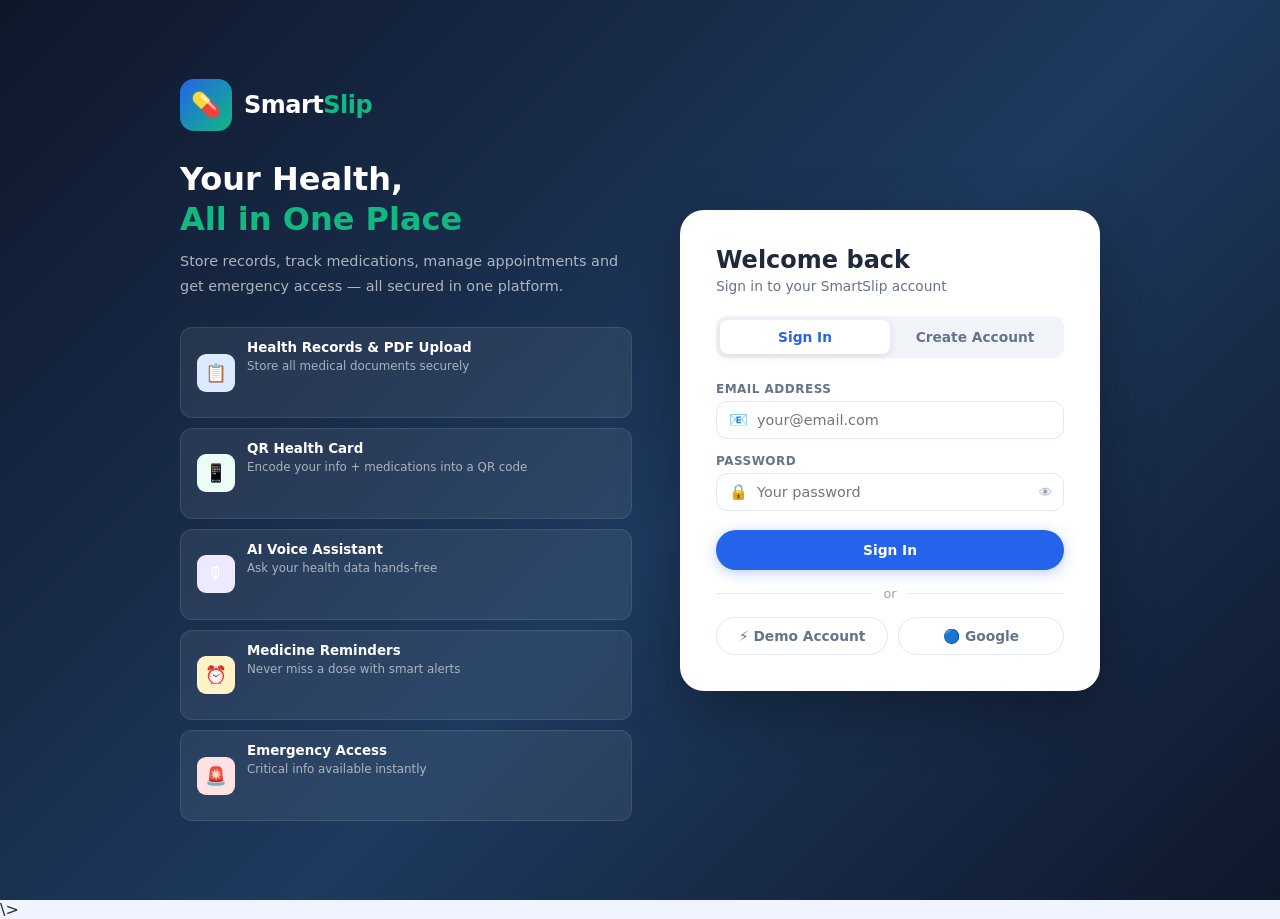
<file: smartslip.html>
<!DOCTYPE html>
<html lang="en">
<head>
<meta charset="UTF-8"/>
<meta name="viewport" content="width=device-width,initial-scale=1.0"/>
<title>SmartSlip - Health Platform</title>
<!-- QR Code generation - inline Reed-Solomon based QR encoder (no CDN needed) -->
<script>
/* ============================================================
   Minimal QR Code generator (supports up to ~200 chars, error correction L)
   Based on the public domain qrcodejs algorithm - no external dependency
   ============================================================ */
var QRCode=(function(){
"use strict";
var QRMode={MODE_NUMBER:1<<0,MODE_ALPHA_NUM:1<<1,MODE_8BIT_BYTE:1<<2,MODE_KANJI:1<<3};
var QRErrorCorrectLevel={L:1,M:0,Q:3,H:2};
var QRMaskPattern={PATTERN000:0,PATTERN001:1,PATTERN010:2,PATTERN011:3,PATTERN100:4,PATTERN101:5,PATTERN110:6,PATTERN111:7};
var QRUtil={PATTERN_POSITION_TABLE:[[],[6,18],[6,22],[6,26],[6,30],[6,34],[6,22,38],[6,24,42],[6,26,46],[6,28,50],[6,30,54],[6,32,58],[6,34,62],[6,26,46,66],[6,26,48,70],[6,26,50,74],[6,30,54,78],[6,30,56,82],[6,30,58,86],[6,34,62,90],[6,28,50,72,94],[6,26,50,74,98],[6,30,54,78,102],[6,28,54,80,106],[6,32,58,84,110],[6,30,58,86,114],[6,34,62,90,118],[6,26,50,74,98,122],[6,30,54,78,102,126],[6,26,52,78,104,130],[6,30,56,82,108,134],[6,34,60,86,112,138],[6,30,58,86,114,142],[6,34,62,90,118,146],[6,30,54,78,102,126,150],[6,24,50,76,102,128,154],[6,28,54,80,106,132,158],[6,32,58,84,110,136,162],[6,26,54,82,110,138,166],[6,30,58,86,114,142,170]],G15:(1<<10)|(1<<8)|(1<<5)|(1<<4)|(1<<2)|(1<<1)|(1<<0),G18:(1<<12)|(1<<11)|(1<<10)|(1<<9)|(1<<8)|(1<<5)|(1<<2)|(1<<0),G15_MASK:(1<<14)|(1<<12)|(1<<10)|(1<<4)|(1<<1),
getBCHTypeInfo:function(data){var d=data<<10;while(QRUtil.getBCHDigit(d)-QRUtil.getBCHDigit(QRUtil.G15)>=0){d^=(QRUtil.G15<<(QRUtil.getBCHDigit(d)-QRUtil.getBCHDigit(QRUtil.G15)));}return((data<<10)|d)^QRUtil.G15_MASK;},
getBCHTypeNumber:function(data){var d=data<<12;while(QRUtil.getBCHDigit(d)-QRUtil.getBCHDigit(QRUtil.G18)>=0){d^=(QRUtil.G18<<(QRUtil.getBCHDigit(d)-QRUtil.getBCHDigit(QRUtil.G18)));}return(data<<12)|d;},
getBCHDigit:function(data){var digit=0;while(data!=0){digit++;data>>>=1;}return digit;},
getPatternPosition:function(typeNumber){return QRUtil.PATTERN_POSITION_TABLE[typeNumber-1];},
getMask:function(maskPattern,i,j){switch(maskPattern){case QRMaskPattern.PATTERN000:return(i+j)%2==0;case QRMaskPattern.PATTERN001:return i%2==0;case QRMaskPattern.PATTERN010:return j%3==0;case QRMaskPattern.PATTERN011:return(i+j)%3==0;case QRMaskPattern.PATTERN100:return(Math.floor(i/2)+Math.floor(j/3))%2==0;case QRMaskPattern.PATTERN101:return(i*j)%2+(i*j)%3==0;case QRMaskPattern.PATTERN110:return((i*j)%2+(i*j)%3)%2==0;case QRMaskPattern.PATTERN111:return((i*j)%3+(i+j)%2)%2==0;default:throw new Error("bad maskPattern:"+maskPattern);}},
getErrorCorrectPolynomial:function(errorCorrectLength){var a=new QRPolynomial([1],0);for(var i=0;i<errorCorrectLength;i++){a=a.multiply(new QRPolynomial([1,QRMath.gexp(i)],0));}return a;},
getLengthInBits:function(mode,type){if(1<=type&&type<10){switch(mode){case QRMode.MODE_NUMBER:return 10;case QRMode.MODE_ALPHA_NUM:return 9;case QRMode.MODE_8BIT_BYTE:return 8;case QRMode.MODE_KANJI:return 8;default:throw new Error("mode:"+mode);}}else if(type<27){switch(mode){case QRMode.MODE_NUMBER:return 12;case QRMode.MODE_ALPHA_NUM:return 11;case QRMode.MODE_8BIT_BYTE:return 16;case QRMode.MODE_KANJI:return 10;default:throw new Error("mode:"+mode);}}else if(type<41){switch(mode){case QRMode.MODE_NUMBER:return 14;case QRMode.MODE_ALPHA_NUM:return 13;case QRMode.MODE_8BIT_BYTE:return 16;case QRMode.MODE_KANJI:return 12;default:throw new Error("mode:"+mode);}}else{throw new Error("type:"+type);}},
getLostPoint:function(qrCode){var moduleCount=qrCode.getModuleCount();var lostPoint=0;for(var row=0;row<moduleCount;row++){for(var col=0;col<moduleCount;col++){var sameCount=0;var dark=qrCode.isDark(row,col);for(var r=-1;r<=1;r++){if(row+r<0||moduleCount<=row+r){continue;}for(var c=-1;c<=1;c++){if(col+c<0||moduleCount<=col+c){continue;}if(r==0&&c==0){continue;}if(dark==qrCode.isDark(row+r,col+c)){sameCount++;}}}if(sameCount>5){lostPoint+=(3+sameCount-5);}}}for(var row=0;row<moduleCount-1;row++){for(var col=0;col<moduleCount-1;col++){var count=0;if(qrCode.isDark(row,col))count++;if(qrCode.isDark(row+1,col))count++;if(qrCode.isDark(row,col+1))count++;if(qrCode.isDark(row+1,col+1))count++;if(count==0||count==4){lostPoint+=3;}}}for(var row=0;row<moduleCount;row++){for(var col=0;col<moduleCount-6;col++){if(qrCode.isDark(row,col)&&!qrCode.isDark(row,col+1)&&qrCode.isDark(row,col+2)&&qrCode.isDark(row,col+3)&&qrCode.isDark(row,col+4)&&!qrCode.isDark(row,col+5)&&qrCode.isDark(row,col+6)){lostPoint+=40;}}}for(var col=0;col<moduleCount;col++){for(var row=0;row<moduleCount-6;row++){if(qrCode.isDark(row,col)&&!qrCode.isDark(row+1,col)&&qrCode.isDark(row+2,col)&&qrCode.isDark(row+3,col)&&qrCode.isDark(row+4,col)&&!qrCode.isDark(row+5,col)&&qrCode.isDark(row+6,col)){lostPoint+=40;}}}var darkCount=0;for(var col=0;col<moduleCount;col++){for(var row=0;row<moduleCount;row++){if(qrCode.isDark(row,col)){darkCount++;}}}var ratio=Math.abs(100*darkCount/moduleCount/moduleCount-50)/5;lostPoint+=ratio*10;return lostPoint;}};
var QRMath={glog:function(n){if(n<1){throw new Error("glog("+n+")");}return QRMath.LOG_TABLE[n];},gexp:function(n){while(n<0){n+=255;}while(n>=256){n-=255;}return QRMath.EXP_TABLE[n];},EXP_TABLE:new Array(256),LOG_TABLE:new Array(256)};
for(var i=0;i<8;i++){QRMath.EXP_TABLE[i]=1<<i;}
for(var i=8;i<256;i++){QRMath.EXP_TABLE[i]=QRMath.EXP_TABLE[i-4]^QRMath.EXP_TABLE[i-5]^QRMath.EXP_TABLE[i-6]^QRMath.EXP_TABLE[i-8];}
for(var i=0;i<255;i++){QRMath.LOG_TABLE[QRMath.EXP_TABLE[i]]=i;}
function QRPolynomial(num,shift){if(num.length==undefined){throw new Error(num.length+"/"+shift);}var offset=0;while(offset<num.length&&num[offset]==0){offset++;}this.num=new Array(num.length-offset+shift);for(var i=0;i<num.length-offset;i++){this.num[i]=num[i+offset];}}
QRPolynomial.prototype={get:function(index){return this.num[index];},getLength:function(){return this.num.length;},multiply:function(e){var num=new Array(this.getLength()+e.getLength()-1);for(var i=0;i<this.getLength();i++){for(var j=0;j<e.getLength();j++){num[i+j]^=QRMath.gexp(QRMath.glog(this.get(i))+QRMath.glog(e.get(j)));}}return new QRPolynomial(num,0);},mod:function(e){if(this.getLength()-e.getLength()<0){return this;}var ratio=QRMath.glog(this.get(0))-QRMath.glog(e.get(0));var num=new Array(this.getLength());for(var i=0;i<this.getLength();i++){num[i]=this.get(i);}for(var i=0;i<e.getLength();i++){num[i]^=QRMath.gexp(QRMath.glog(e.get(i))+ratio);}return new QRPolynomial(num,0).mod(e);}};
function QRRSBlock(totalCount,dataCount){this.totalCount=totalCount;this.dataCount=dataCount;}
QRRSBlock.RS_BLOCK_TABLE=[[1,26,19],[1,26,16],[1,26,13],[1,26,9],[1,44,34],[1,44,28],[1,44,22],[1,44,16],[1,70,55],[1,70,44],[2,35,17],[2,35,13],[1,100,80],[2,50,32],[2,50,24],[4,25,9],[1,134,108],[2,67,43],[2,33,15,2,34,16],[2,33,11,2,34,12],[2,86,68],[4,43,27],[4,43,19],[4,43,15],[2,98,78],[4,49,31],[2,32,14,4,33,15],[4,39,13,1,40,14],[2,121,97],[2,60,38,2,61,39],[4,40,18,2,41,19],[4,40,14,2,41,15],[2,146,116],[3,58,36,2,59,37],[4,36,16,4,37,17],[4,36,12,4,37,13],[2,86,68,2,87,69],[4,69,43,1,70,44],[6,43,19,2,44,20],[6,43,15,2,44,16],[4,101,81],[1,80,50,4,81,51],[4,50,22,4,51,23],[3,36,12,8,37,13],[2,116,92,2,117,93],[6,58,36,2,59,37],[4,46,20,6,47,21],[7,42,14,4,43,15],[4,133,107],[8,59,37,1,60,38],[8,44,20,4,45,21],[12,33,11,4,34,12],[3,145,115,1,146,116],[4,64,40,5,65,41],[11,36,16,5,37,17],[11,36,12,5,37,13],[5,109,87,1,110,88],[5,65,41,5,66,42],[5,54,24,7,55,25],[11,36,12],[5,122,98,1,123,99],[7,73,45,3,74,46],[15,43,19,2,44,20],[3,45,15,13,46,16],[1,135,107,5,136,108],[10,74,46,1,75,47],[1,50,22,15,51,23],[2,42,14,17,43,15],[5,150,120,1,151,121],[9,69,43,4,70,44],[17,50,22,1,51,23],[2,42,14,19,43,15],[3,141,113,4,142,114],[3,70,44,11,71,45],[17,47,21,4,48,22],[9,39,13,16,40,14],[3,135,107,5,136,108],[3,67,41,13,68,42],[15,54,24,5,55,25],[15,43,15,10,44,16],[4,144,116,4,145,117],[17,68,42],[17,50,22,6,51,23],[19,46,16,6,47,17],[2,139,111,7,140,112],[17,74,46],[7,54,24,16,55,25],[34,37,13],[4,151,121,5,152,122],[4,75,47,14,76,48],[11,54,24,14,55,25],[16,45,15,14,46,16],[6,147,117,4,148,118],[6,73,45,14,74,46],[11,54,24,16,55,25],[30,46,16,2,47,17],[8,132,106,4,133,107],[8,75,47,13,76,48],[7,54,24,22,55,25],[22,45,15,13,46,16],[10,142,114,2,143,115],[19,74,46,4,75,47],[28,50,22,6,51,23],[33,46,16,4,47,17],[8,152,122,4,153,123],[22,73,45,3,74,46],[8,53,23,26,54,24],[12,45,15,28,46,16],[3,147,117,10,148,118],[3,73,45,23,74,46],[4,54,24,31,55,25],[11,45,15,31,46,16],[7,146,116,7,147,117],[21,73,45,7,74,46],[1,53,23,37,54,24],[19,45,15,26,46,16],[5,145,115,10,146,116],[19,75,47,10,76,48],[15,54,24,25,55,25],[23,45,15,25,46,16],[13,145,115,3,146,116],[2,74,46,29,75,47],[42,54,24,1,55,25],[23,45,15,28,46,16],[17,145,115],[10,74,46,23,75,47],[10,54,24,35,55,25],[19,45,15,35,46,16],[17,145,115,1,146,116],[14,74,46,21,75,47],[29,54,24,19,55,25],[11,45,15,46,46,16],[13,145,115,6,146,116],[14,74,46,23,75,47],[44,54,24,7,55,25],[59,46,16,1,47,17],[12,151,121,7,152,122],[12,75,47,26,76,48],[39,54,24,14,55,25],[22,45,15,41,46,16],[6,151,121,14,152,122],[6,75,47,34,76,48],[46,54,24,10,55,25],[2,45,15,64,46,16],[17,152,122,4,153,123],[29,74,46,14,75,47],[49,54,24,10,55,25],[24,45,15,46,46,16],[4,152,122,18,153,123],[13,74,46,32,75,47],[48,54,24,14,55,25],[42,45,15,32,46,16],[20,147,117,4,148,118],[40,75,47,7,76,48],[43,54,24,22,55,25],[10,45,15,67,46,16],[19,148,118,6,149,119],[18,75,47,31,76,48],[34,54,24,34,55,25],[20,45,15,61,46,16]];
QRRSBlock.getRSBlocks=function(typeNumber,errorCorrectLevel){var rsBlock=QRRSBlock.getRsBlockTable(typeNumber,errorCorrectLevel);if(rsBlock==undefined){throw new Error("bad rs block @ typeNumber:"+typeNumber+"/errorCorrectLevel:"+errorCorrectLevel);}var length=rsBlock.length/3;var list=[];for(var i=0;i<length;i++){var count=rsBlock[i*3+0];var totalCount=rsBlock[i*3+1];var dataCount=rsBlock[i*3+2];for(var j=0;j<count;j++){list.push(new QRRSBlock(totalCount,dataCount));}}return list;};
QRRSBlock.getRsBlockTable=function(typeNumber,errorCorrectLevel){switch(errorCorrectLevel){case QRErrorCorrectLevel.L:return QRRSBlock.RS_BLOCK_TABLE[(typeNumber-1)*4+0];case QRErrorCorrectLevel.M:return QRRSBlock.RS_BLOCK_TABLE[(typeNumber-1)*4+1];case QRErrorCorrectLevel.Q:return QRRSBlock.RS_BLOCK_TABLE[(typeNumber-1)*4+2];case QRErrorCorrectLevel.H:return QRRSBlock.RS_BLOCK_TABLE[(typeNumber-1)*4+3];default:return undefined;}};
function QRBitBuffer(){this.buffer=[];this.length=0;}
QRBitBuffer.prototype={get:function(index){var bufIndex=Math.floor(index/8);return((this.buffer[bufIndex]>>>(7-index%8))&1)==1;},put:function(num,length){for(var i=0;i<length;i++){this.putBit(((num>>>(length-i-1))&1)==1);}},getLengthInBits:function(){return this.length;},putBit:function(bit){var bufIndex=Math.floor(this.length/8);if(this.buffer.length<=bufIndex){this.buffer.push(0);}if(bit){this.buffer[bufIndex]|=(0x80>>>(this.length%8));}this.length++;}};
var createQRCode=function(typeNumber,errorCorrectLevel){var PAD0=0xEC,PAD1=0x11;var _typeNumber=typeNumber;var _errorCorrectLevel=errorCorrectLevel;var _modules=null;var _moduleCount=0;var _dataCache=null;var _dataList=[];function makeImpl(test,maskPattern){_moduleCount=_typeNumber*4+17;_modules=function(moduleCount){var modules=new Array(moduleCount);for(var row=0;row<moduleCount;row++){modules[row]=new Array(moduleCount);for(var col=0;col<moduleCount;col++){modules[row][col]=null;}}return modules;}(_moduleCount);setupPositionProbePattern(0,0);setupPositionProbePattern(_moduleCount-7,0);setupPositionProbePattern(0,_moduleCount-7);setupPositionAdjustPattern();setupTimingPattern();setupTypeInfo(test,maskPattern);if(_typeNumber>=7){setupTypeNumber(test);}if(_dataCache==null){_dataCache=createData(_typeNumber,_errorCorrectLevel,_dataList);}mapData(_dataCache,maskPattern);}
function setupPositionProbePattern(row,col){for(var r=-1;r<=7;r++){if(row+r<=-1||_moduleCount<=row+r)continue;for(var c=-1;c<=7;c++){if(col+c<=-1||_moduleCount<=col+c)continue;if((0<=r&&r<=6&&(c==0||c==6))||(0<=c&&c<=6&&(r==0||r==6))||(2<=r&&r<=4&&2<=c&&c<=4)){_modules[row+r][col+c]=true;}else{_modules[row+r][col+c]=false;}}}}
function getBestMaskPattern(){var minLostPoint=0;var pattern=0;for(var i=0;i<8;i++){makeImpl(true,i);var lostPoint=QRUtil.getLostPoint(_self);if(i==0||minLostPoint>lostPoint){minLostPoint=lostPoint;pattern=i;}}return pattern;}
function setupTimingPattern(){for(var r=8;r<_moduleCount-8;r++){if(_modules[r][6]!=null)continue;_modules[r][6]=(r%2==0);}for(var c=8;c<_moduleCount-8;c++){if(_modules[6][c]!=null)continue;_modules[6][c]=(c%2==0);}}
function setupPositionAdjustPattern(){var pos=QRUtil.getPatternPosition(_typeNumber);for(var i=0;i<pos.length;i++){for(var j=0;j<pos.length;j++){var row=pos[i];var col=pos[j];if(_modules[row][col]!=null)continue;for(var r=-2;r<=2;r++){for(var c=-2;c<=2;c++){if(r==-2||r==2||c==-2||c==2||(r==0&&c==0)){_modules[row+r][col+c]=true;}else{_modules[row+r][col+c]=false;}}}}}}
function setupTypeNumber(test){var bits=QRUtil.getBCHTypeNumber(_typeNumber);for(var i=0;i<18;i++){var mod=(!test&&((bits>>i)&1)==1);_modules[Math.floor(i/3)][i%3+_moduleCount-8-3]=mod;}for(var i=0;i<18;i++){var mod=(!test&&((bits>>i)&1)==1);_modules[i%3+_moduleCount-8-3][Math.floor(i/3)]=mod;}}
function setupTypeInfo(test,maskPattern){var data=(_errorCorrectLevel<<3)|maskPattern;var bits=QRUtil.getBCHTypeInfo(data);for(var i=0;i<15;i++){var mod=(!test&&((bits>>i)&1)==1);if(i<6){_modules[i][8]=mod;}else if(i<8){_modules[i+1][8]=mod;}else{_modules[_moduleCount-15+i][8]=mod;}}for(var i=0;i<15;i++){var mod=(!test&&((bits>>i)&1)==1);if(i<8){_modules[8][_moduleCount-i-1]=mod;}else if(i<9){_modules[8][15-i-1+1]=mod;}else{_modules[8][15-i-1]=mod;}}_modules[_moduleCount-8][8]=(!test);}
function mapData(data,maskPattern){var inc=-1;var row=_moduleCount-1;var bitIndex=7;var byteIndex=0;for(var col=_moduleCount-1;col>0;col-=2){if(col==6)col--;while(true){for(var c=0;c<2;c++){if(_modules[row][col-c]==null){var dark=false;if(byteIndex<data.length){dark=(((data[byteIndex]>>>bitIndex)&1)==1);}var mask=QRUtil.getMask(maskPattern,row,col-c);if(mask){dark=!dark;}_modules[row][col-c]=dark;bitIndex--;if(bitIndex==-1){byteIndex++;bitIndex=7;}}}row+=inc;if(row<0||_moduleCount<=row){row-=inc;inc=-inc;break;}}}return _modules;}
function createBytes(buffer,rsBlocks){var offset=0;var maxDcCount=0;var maxEcCount=0;var dcdata=new Array(rsBlocks.length);var ecdata=new Array(rsBlocks.length);for(var r=0;r<rsBlocks.length;r++){var dcCount=rsBlocks[r].dataCount;var ecCount=rsBlocks[r].totalCount-dcCount;maxDcCount=Math.max(maxDcCount,dcCount);maxEcCount=Math.max(maxEcCount,ecCount);dcdata[r]=new Array(dcCount);for(var i=0;i<dcdata[r].length;i++){dcdata[r][i]=0xff&buffer.buffer[i+offset];}offset+=dcCount;var rsPoly=QRUtil.getErrorCorrectPolynomial(ecCount);var rawPoly=new QRPolynomial(dcdata[r],rsPoly.getLength()-1);var modPoly=rawPoly.mod(rsPoly);ecdata[r]=new Array(rsPoly.getLength()-1);for(var i=0;i<ecdata[r].length;i++){var modIndex=i+modPoly.getLength()-ecdata[r].length;ecdata[r][i]=(modIndex>=0)?modPoly.get(modIndex):0;}}var totalCodeCount=0;for(var i=0;i<rsBlocks.length;i++){totalCodeCount+=rsBlocks[i].totalCount;}var data=new Array(totalCodeCount);var index=0;for(var i=0;i<maxDcCount;i++){for(var r=0;r<rsBlocks.length;r++){if(i<dcdata[r].length){data[index++]=dcdata[r][i];}}}for(var i=0;i<maxEcCount;i++){for(var r=0;r<rsBlocks.length;r++){if(i<ecdata[r].length){data[index++]=ecdata[r][i];}}}return data;}
function createData(typeNumber,errorCorrectLevel,dataList){var rsBlocks=QRRSBlock.getRSBlocks(typeNumber,errorCorrectLevel);var buffer=new QRBitBuffer();for(var i=0;i<dataList.length;i++){var data=dataList[i];buffer.put(data.getMode(),4);buffer.put(data.getLength(),QRUtil.getLengthInBits(data.getMode(),typeNumber));data.write(buffer);}var totalDataCount=0;for(var i=0;i<rsBlocks.length;i++){totalDataCount+=rsBlocks[i].dataCount;}if(buffer.getLengthInBits()>totalDataCount*8){throw new Error("code length overflow. ("+buffer.getLengthInBits()+">"+totalDataCount*8+")");}if(buffer.getLengthInBits()+4<=totalDataCount*8){buffer.put(0,4);}while(buffer.getLengthInBits()%8!=0){buffer.putBit(false);}while(true){if(buffer.getLengthInBits()>=totalDataCount*8)break;buffer.put(PAD0,8);if(buffer.getLengthInBits()>=totalDataCount*8)break;buffer.put(PAD1,8);}return createBytes(buffer,rsBlocks);}
var _self={addData:function(data){var newData=new QR8bitByte(data);_dataList.push(newData);_dataCache=null;},isDark:function(row,col){if(row<0||_moduleCount<=row||col<0||_moduleCount<=col){throw new Error(row+","+col);}return _modules[row][col];},getModuleCount:function(){return _moduleCount;},make:function(){makeImpl(false,getBestMaskPattern());},makeImage:function(cellSize,margin){var cs=cellSize||2;var mg=margin!=undefined?margin:cs*4;var size=_moduleCount*cs+mg*2;var canvas=document.createElement('canvas');canvas.width=size;canvas.height=size;var ctx=canvas.getContext('2d');ctx.fillStyle='#ffffff';ctx.fillRect(0,0,size,size);ctx.fillStyle='#000000';for(var row=0;row<_moduleCount;row++){for(var col=0;col<_moduleCount;col++){if(_self.isDark(row,col)){ctx.fillRect(col*cs+mg,row*cs+mg,cs,cs);}}}return canvas;}};
return _self;};
function QR8bitByte(data){this._data=data;this._bytes=[];for(var i=0;i<data.length;i++){var b=data.charCodeAt(i);if(b>0x7F&&b<=0x7FF){this._bytes.push(0xC0|(b>>6));this._bytes.push(0x80|(b&0x3F));}else if(b>0x7FF&&b<=0xFFFF){this._bytes.push(0xE0|(b>>12));this._bytes.push(0x80|((b>>6)&0x3F));this._bytes.push(0x80|(b&0x3F));}else{this._bytes.push(b);}}}
QR8bitByte.prototype={getMode:function(){return QRMode.MODE_8BIT_BYTE;},getLength:function(){return this._bytes.length;},write:function(buffer){for(var i=0;i<this._bytes.length;i++){buffer.put(this._bytes[i],8);}}};
/* Determine best type number for the data length */
function getTypeNumber(data,ecl){var bytes=new QR8bitByte(data);var len=bytes.getLength();for(var t=1;t<=40;t++){var cap=QRRSBlock.getRSBlocks(t,ecl).reduce(function(a,b){return a+b.dataCount;},0);if(cap*8>=len*8+4+QRUtil.getLengthInBits(QRMode.MODE_8BIT_BYTE,t))return t;}return 40;}
/* Public API - compatible with qrcodejs: QRCode.toCanvas(canvas, text, opts, cb) */
return {toCanvas:function(canvas,text,opts,callback){try{var ecl=QRErrorCorrectLevel.M;if(opts&&opts.errorCorrectionLevel){var lvl={'L':QRErrorCorrectLevel.L,'M':QRErrorCorrectLevel.M,'Q':QRErrorCorrectLevel.Q,'H':QRErrorCorrectLevel.H};ecl=lvl[opts.errorCorrectionLevel]||QRErrorCorrectLevel.M;}var size=opts&&opts.width?opts.width:200;var margin=opts&&opts.margin!=undefined?opts.margin:4;var typeNum=getTypeNumber(text,ecl);var qr=createQRCode(typeNum,ecl);qr.addData(text);qr.make();var cellSize=Math.floor((size-margin*2)/qr.getModuleCount());var mc=qr.getModuleCount();var actualSize=mc*cellSize+margin*2;var cvs=canvas||document.createElement('canvas');cvs.width=actualSize;cvs.height=actualSize;var ctx=cvs.getContext('2d');var dark=(opts&&opts.color&&opts.color.dark)||'#000000';var light=(opts&&opts.color&&opts.color.light)||'#ffffff';ctx.fillStyle=light;ctx.fillRect(0,0,actualSize,actualSize);ctx.fillStyle=dark;for(var r=0;r<mc;r++){for(var c=0;c<mc;c++){if(qr.isDark(r,c)){ctx.fillRect(c*cellSize+margin,r*cellSize+margin,cellSize,cellSize);}}}if(callback)callback(null,cvs);}catch(e){if(callback)callback(e,null);else console.error('QR error:',e);}}};
})();
</script>
<style>
/* ===== RESET ===== */
*{margin:0;padding:0;box-sizing:border-box;}
html{scroll-behavior:smooth;}
body{font-family:'Segoe UI',system-ui,sans-serif;background:#f0f4ff;color:#1e293b;min-height:100vh;}
::-webkit-scrollbar{width:5px;}
::-webkit-scrollbar-thumb{background:#cbd5e1;border-radius:10px;}
input,select,textarea,button{font-family:inherit;}
.hidden{display:none!important;}

/* ===== AUTH PAGE ===== */
#authPage{
  min-height:100vh;display:flex;align-items:center;justify-content:center;
  background:linear-gradient(135deg,#0f172a 0%,#1e3a5f 55%,#0f172a 100%);
  padding:20px;
}
.auth-wrap{display:flex;width:100%;max-width:920px;gap:48px;align-items:center;}
.auth-left{flex:1;color:white;}
.auth-left .logo{display:flex;align-items:center;gap:12px;margin-bottom:28px;}
.auth-left .logo-icon{width:52px;height:52px;background:linear-gradient(135deg,#2563eb,#10b981);border-radius:14px;display:flex;align-items:center;justify-content:center;font-size:1.5rem;}
.auth-left .logo-text{font-size:1.5rem;font-weight:900;letter-spacing:-0.5px;}
.auth-left .logo-text span{color:#10b981;}
.auth-left h2{font-size:2rem;font-weight:900;line-height:1.25;margin-bottom:10px;}
.auth-left h2 span{color:#10b981;}
.auth-left p{opacity:.65;line-height:1.75;font-size:.9rem;margin-bottom:28px;}
.feat-list{display:flex;flex-direction:column;gap:10px;}
.feat-item{display:flex;align-items:center;gap:12px;background:rgba(255,255,255,.07);border:1px solid rgba(255,255,255,.1);border-radius:12px;padding:12px 16px;transition:.2s;}
.feat-item:hover{background:rgba(255,255,255,.12);transform:translateX(4px);}
.feat-icon{width:38px;height:38px;border-radius:9px;display:flex;align-items:center;justify-content:center;font-size:1.1rem;flex-shrink:0;}
.feat-text h4{font-size:.84rem;font-weight:700;margin-bottom:1px;}
.feat-text p{font-size:.74rem;opacity:.6;}
.auth-right{flex:0 0 420px;}
.auth-card{background:white;border-radius:24px;padding:36px;box-shadow:0 20px 60px rgba(0,0,0,.3);}
.auth-card h3{font-size:1.5rem;font-weight:800;margin-bottom:4px;}
.auth-card .sub{color:#64748b;font-size:.86rem;margin-bottom:22px;}
.auth-tabs{display:flex;background:#f1f5f9;border-radius:11px;padding:4px;margin-bottom:24px;}
.auth-tab{flex:1;padding:9px;text-align:center;border-radius:8px;cursor:pointer;font-size:.86rem;font-weight:600;color:#64748b;border:none;background:transparent;transition:.2s;}
.auth-tab.active{background:white;color:#2563eb;box-shadow:0 2px 8px rgba(0,0,0,.1);}
.form-group{margin-bottom:15px;}
.form-label{display:block;font-size:.75rem;font-weight:700;color:#64748b;text-transform:uppercase;letter-spacing:.04em;margin-bottom:5px;}
.form-control{width:100%;padding:10px 14px;border:1.5px solid #e2e8f0;border-radius:11px;font-size:.9rem;color:#0f172a;background:white;outline:none;transition:.2s;}
.form-control:focus{border-color:#2563eb;box-shadow:0 0 0 3px rgba(37,99,235,.1);}
.input-wrap{position:relative;}
.input-wrap .form-control{padding-left:40px;}
.input-ico{position:absolute;left:13px;top:50%;transform:translateY(-50%);color:#94a3b8;font-size:.95rem;pointer-events:none;}
.pw-toggle{position:absolute;right:12px;top:50%;transform:translateY(-50%);background:none;border:none;cursor:pointer;color:#94a3b8;}
.form-row{display:grid;grid-template-columns:1fr 1fr;gap:12px;}
.blood-grid{display:grid;grid-template-columns:repeat(4,1fr);gap:7px;}
.blood-btn{padding:8px 4px;text-align:center;border:1.5px solid #e2e8f0;border-radius:9px;cursor:pointer;font-size:.82rem;font-weight:700;color:#64748b;background:white;transition:.2s;}
.blood-btn:hover{border-color:#ef4444;color:#ef4444;}
.blood-btn.sel{border-color:#ef4444;background:#fee2e2;color:#dc2626;}
.str-bar{height:4px;background:#e2e8f0;border-radius:50px;margin-top:5px;overflow:hidden;}
.str-fill{height:100%;border-radius:50px;transition:.4s;width:0%;}
.str-txt{font-size:.72rem;font-weight:600;margin-top:3px;}
.btn{display:inline-flex;align-items:center;justify-content:center;gap:7px;padding:10px 22px;border-radius:50px;border:none;cursor:pointer;font-size:.86rem;font-weight:600;transition:.2s;text-decoration:none;white-space:nowrap;}
.btn-primary{background:#2563eb;color:white;box-shadow:0 3px 14px rgba(37,99,235,.3);}
.btn-primary:hover{background:#1d4ed8;transform:translateY(-1px);}
.btn-secondary{background:#10b981;color:white;}
.btn-secondary:hover{background:#059669;}
.btn-danger{background:#ef4444;color:white;}
.btn-danger:hover{background:#dc2626;}
.btn-ghost{background:transparent;border:1.5px solid #e2e8f0;color:#64748b;}
.btn-ghost:hover{background:#f1f5f9;color:#0f172a;}
.btn-sm{padding:7px 16px;font-size:.8rem;}
.btn-xs{padding:4px 11px;font-size:.74rem;}
.btn-full{width:100%;padding:12px;}
.auth-divider{display:flex;align-items:center;gap:10px;margin:16px 0;color:#94a3b8;font-size:.8rem;}
.auth-divider::before,.auth-divider::after{content:'';flex:1;height:1px;background:#e2e8f0;}
.btn-row{display:grid;grid-template-columns:1fr 1fr;gap:10px;}

/* ===== APP LAYOUT ===== */
#app{display:none;min-height:100vh;background:#f0f4ff;}

/* ===== TOP NAV ===== */
.topnav{
  background:linear-gradient(135deg,#0f172a,#1e3a5f);
  height:62px;display:flex;align-items:center;padding:0 20px;gap:12px;
  position:sticky;top:0;z-index:200;
  box-shadow:0 2px 20px rgba(0,0,0,.35);
}
.nav-brand{display:flex;align-items:center;gap:10px;flex-shrink:0;}
.nav-logo{width:34px;height:34px;background:linear-gradient(135deg,#2563eb,#10b981);border-radius:9px;display:flex;align-items:center;justify-content:center;font-size:1rem;}
.nav-brand-text{color:white;font-size:1rem;font-weight:800;letter-spacing:-.3px;}
.nav-brand-text span{color:#10b981;}
.nav-pills{display:flex;gap:3px;flex:1;overflow-x:auto;padding:3px 0;}
.nav-pills::-webkit-scrollbar{display:none;}
.nav-pill{display:flex;align-items:center;gap:5px;padding:6px 13px;border-radius:20px;font-size:.78rem;font-weight:600;color:rgba(255,255,255,.55);cursor:pointer;white-space:nowrap;border:none;background:transparent;transition:.2s;flex-shrink:0;}
.nav-pill:hover{background:rgba(255,255,255,.1);color:white;}
.nav-pill.active{background:rgba(37,99,235,.4);color:#93c5fd;}
.nav-actions{display:flex;align-items:center;gap:8px;flex-shrink:0;margin-left:auto;}
.nav-btn{width:34px;height:34px;border-radius:9px;background:rgba(255,255,255,.08);border:none;color:rgba(255,255,255,.8);font-size:.95rem;cursor:pointer;display:flex;align-items:center;justify-content:center;transition:.2s;}
.nav-btn:hover{background:rgba(255,255,255,.18);}
.nav-avatar{width:34px;height:34px;border-radius:50%;background:linear-gradient(135deg,#2563eb,#8b5cf6);display:flex;align-items:center;justify-content:center;font-size:.8rem;font-weight:700;color:white;cursor:pointer;border:2px solid rgba(255,255,255,.2);}

/* ===== PAGE WRAPPER ===== */
.page-wrap{max-width:1380px;margin:0 auto;padding:24px;}
.section{display:none;}
.section.active{display:block;animation:fadeUp .3s ease;}
@keyframes fadeUp{from{opacity:0;transform:translateY(10px);}to{opacity:1;transform:translateY(0);}}

/* ===== GRID LAYOUTS ===== */
.grid-auto{display:grid;grid-template-columns:repeat(auto-fill,minmax(300px,1fr));gap:20px;}
.grid-2{display:grid;grid-template-columns:1fr 1fr;gap:20px;}
.grid-3{display:grid;grid-template-columns:1fr 1fr 1fr;gap:20px;}
.grid-4{display:grid;grid-template-columns:repeat(4,1fr);gap:16px;}
.span-full{grid-column:1/-1;}

/* ===== CARD ===== */
.card{background:white;border-radius:18px;box-shadow:0 2px 16px rgba(0,0,0,.06);border:1px solid rgba(226,232,240,.7);overflow:hidden;transition:.2s;}
.card:hover{box-shadow:0 6px 28px rgba(0,0,0,.1);}
.card-head{padding:16px 20px;border-bottom:1px solid #f1f5f9;display:flex;align-items:center;justify-content:space-between;}
.card-title{font-size:.92rem;font-weight:700;color:#0f172a;display:flex;align-items:center;gap:8px;}
.card-body{padding:20px;}
.card-body-sm{padding:12px 20px;}

/* ===== HERO CARD ===== */
.hero-card{background:linear-gradient(135deg,#0f172a,#1e3a5f);border-radius:18px;padding:28px 32px;display:flex;align-items:center;justify-content:space-between;gap:20px;flex-wrap:wrap;border:none;}
.hero-txt h2{color:white;font-size:1.5rem;font-weight:800;margin-bottom:4px;}
.hero-txt p{color:rgba(255,255,255,.55);font-size:.86rem;}
.hero-btns{display:flex;gap:10px;flex-wrap:wrap;}

/* ===== STAT CARDS ===== */
.stat-card{background:white;border-radius:16px;padding:20px;display:flex;align-items:center;gap:14px;box-shadow:0 2px 12px rgba(0,0,0,.06);border:1px solid rgba(226,232,240,.5);transition:.2s;}
.stat-card:hover{transform:translateY(-3px);box-shadow:0 8px 24px rgba(0,0,0,.1);}
.stat-ico{width:48px;height:48px;border-radius:13px;display:flex;align-items:center;justify-content:center;font-size:1.3rem;flex-shrink:0;}
.stat-lbl{font-size:.72rem;font-weight:700;color:#94a3b8;text-transform:uppercase;letter-spacing:.05em;}
.stat-val{font-size:1.8rem;font-weight:800;color:#0f172a;line-height:1;}
.stat-sub{font-size:.74rem;color:#64748b;margin-top:3px;}

/* ===== QUICK ACTIONS ===== */
.qa-grid{display:grid;grid-template-columns:repeat(3,1fr);gap:10px;}
.qa-btn{display:flex;flex-direction:column;align-items:center;gap:8px;padding:16px 10px;border-radius:14px;border:1.5px solid #e2e8f0;background:white;cursor:pointer;transition:.2s;}
.qa-btn:hover{border-color:#2563eb;transform:translateY(-2px);box-shadow:0 6px 18px rgba(37,99,235,.1);}
.qa-ico{width:42px;height:42px;border-radius:11px;display:flex;align-items:center;justify-content:center;font-size:1.2rem;}
.qa-lbl{font-size:.74rem;font-weight:600;color:#334155;text-align:center;}

/* ===== ITEM ROW ===== */
.item-row{display:flex;align-items:center;gap:12px;padding:11px 0;border-bottom:1px solid #f8fafc;}
.item-row:last-child{border-bottom:none;}
.item-ico{width:38px;height:38px;border-radius:10px;display:flex;align-items:center;justify-content:center;font-size:1rem;flex-shrink:0;}
.item-info{flex:1;min-width:0;}
.item-title{font-size:.86rem;font-weight:700;color:#0f172a;}
.item-sub{font-size:.74rem;color:#94a3b8;margin-top:1px;}

/* ===== VITALS ===== */
.vitals-grid{display:grid;grid-template-columns:repeat(6,1fr);gap:12px;}
.vital-tile{background:#f8fafc;border-radius:13px;padding:14px;text-align:center;border:1px solid #e2e8f0;transition:.2s;}
.vital-tile:hover{background:white;box-shadow:0 4px 14px rgba(0,0,0,.07);}
.vital-em{font-size:1.5rem;margin-bottom:6px;}
.vital-name{font-size:.64rem;font-weight:700;color:#94a3b8;text-transform:uppercase;letter-spacing:.05em;}
.vital-val{font-size:1.2rem;font-weight:800;color:#0f172a;margin:3px 0;}
.vital-unit{font-size:.64rem;color:#94a3b8;}
.vstatus{display:inline-block;font-size:.62rem;font-weight:700;padding:2px 8px;border-radius:50px;margin-top:4px;}
.vs-normal{background:#d1fae5;color:#059669;}
.vs-warning{background:#fef3c7;color:#d97706;}
.vs-critical{background:#fee2e2;color:#dc2626;}

/* ===== BADGE ===== */
.badge{display:inline-flex;align-items:center;padding:3px 10px;border-radius:50px;font-size:.7rem;font-weight:700;}
.badge-blue{background:#dbeafe;color:#2563eb;}
.badge-green{background:#d1fae5;color:#059669;}
.badge-red{background:#fee2e2;color:#dc2626;}
.badge-yellow{background:#fef3c7;color:#d97706;}
.badge-purple{background:#ede9fe;color:#7c3aed;}
.badge-gray{background:#f1f5f9;color:#64748b;}

/* ===== PROGRESS ===== */
.prog-bar{height:6px;background:#e2e8f0;border-radius:50px;overflow:hidden;}
.prog-fill{height:100%;background:linear-gradient(90deg,#2563eb,#10b981);border-radius:50px;transition:width .5s;}

/* ===== APPT CARD ===== */
.appt-card{display:flex;align-items:center;gap:12px;padding:12px;border-radius:13px;border:1px solid #e2e8f0;margin-bottom:10px;background:white;transition:.2s;}
.appt-card:hover{border-color:#2563eb;transform:translateX(3px);}
.appt-date-box{background:#dbeafe;border-radius:11px;padding:7px 11px;text-align:center;min-width:50px;flex-shrink:0;}
.appt-day{font-size:1.3rem;font-weight:800;color:#2563eb;line-height:1;}
.appt-mon{font-size:.62rem;font-weight:700;color:#2563eb;text-transform:uppercase;}

/* ===== RECORD ITEM ===== */
.rec-item{display:flex;align-items:center;gap:12px;padding:13px;border-radius:13px;border:1px solid #e2e8f0;margin-bottom:10px;background:white;transition:.2s;}
.rec-item:hover{border-color:#2563eb;box-shadow:0 3px 12px rgba(37,99,235,.08);}
.rec-ico{width:40px;height:40px;border-radius:10px;display:flex;align-items:center;justify-content:center;font-size:1rem;flex-shrink:0;}

/* ===== RX CARD ===== */
.rx-card{background:white;border-radius:14px;border:1px solid #e2e8f0;border-left:4px solid #10b981;padding:16px;margin-bottom:12px;transition:.2s;}
.rx-card.expired{border-left-color:#94a3b8;opacity:.7;}
.rx-card:hover{box-shadow:0 4px 16px rgba(0,0,0,.08);}

/* ===== EMG CARD ===== */
.emg-card{display:flex;align-items:center;gap:12px;padding:14px;border-radius:13px;border:1px solid #e2e8f0;margin-bottom:10px;background:white;transition:.2s;}
.emg-card:hover{border-color:#ef4444;transform:translateX(3px);}
.emg-av{width:44px;height:44px;border-radius:50%;display:flex;align-items:center;justify-content:center;font-size:.9rem;font-weight:700;color:white;flex-shrink:0;}
.emg-call{width:36px;height:36px;border-radius:50%;background:#d1fae5;color:#059669;display:flex;align-items:center;justify-content:center;border:none;cursor:pointer;text-decoration:none;transition:.2s;}
.emg-call:hover{background:#059669;color:white;}

/* ===== UPLOAD ZONE ===== */
.upload-zone{border:2px dashed #e2e8f0;border-radius:14px;padding:30px;text-align:center;cursor:pointer;transition:.2s;background:#fafbff;}
.upload-zone:hover,.upload-zone.drag{border-color:#2563eb;background:#dbeafe;}

/* ===== PROFILE ===== */
.profile-banner{background:linear-gradient(135deg,#0f172a,#1e3a5f);border-radius:16px 16px 0 0;padding:28px 24px 50px;position:relative;}
.profile-av{position:absolute;bottom:-36px;left:24px;width:78px;height:78px;border-radius:50%;background:linear-gradient(135deg,#2563eb,#8b5cf6);display:flex;align-items:center;justify-content:center;font-size:1.7rem;font-weight:700;color:white;border:4px solid white;box-shadow:0 4px 16px rgba(0,0,0,.2);}
.profile-body{background:white;padding:50px 24px 24px;border-radius:0 0 16px 16px;}
.info-row{display:flex;justify-content:space-between;padding:10px 0;border-bottom:1px solid #f8fafc;font-size:.85rem;}
.info-row:last-child{border-bottom:none;}
.info-k{color:#94a3b8;font-weight:600;}
.info-v{color:#0f172a;font-weight:500;text-align:right;}

/* ===== MED CARD DARK ===== */
.med-card-dark{background:linear-gradient(135deg,#0f172a,#1e3a5f);border-radius:16px;padding:20px;color:white;}
.mcd-row{background:rgba(255,255,255,.1);border-radius:10px;padding:10px;margin-bottom:8px;}
.mcd-lbl{font-size:.64rem;opacity:.5;margin-bottom:3px;font-weight:600;text-transform:uppercase;letter-spacing:.05em;}
.mcd-val{font-size:.88rem;font-weight:600;}

/* ===== QR ===== */
.qr-box{background:white;border:2px solid #e2e8f0;border-radius:16px;padding:20px;display:flex;flex-direction:column;align-items:center;gap:12px;}

/* ===== SCANNER ===== */
.scan-preview{background:#0f172a;border-radius:14px;min-height:280px;display:flex;align-items:center;justify-content:center;position:relative;overflow:hidden;}

/* ===== CHAT ===== */
.chat-wrap{display:flex;flex-direction:column;height:520px;}
.chat-msgs{flex:1;overflow-y:auto;padding:16px;display:flex;flex-direction:column;gap:12px;}
.chat-input-row{padding:12px 16px;border-top:1px solid #f1f5f9;display:flex;gap:8px;}
.chat-bubble{max-width:76%;padding:10px 14px;border-radius:18px;font-size:.84rem;line-height:1.55;white-space:pre-wrap;word-break:break-word;}
.cb-bot{background:#f1f5f9;color:#0f172a;border-radius:18px 18px 18px 4px;}
.cb-user{background:linear-gradient(135deg,#2563eb,#8b5cf6);color:white;border-radius:18px 18px 4px 18px;}
.chat-row{display:flex;align-items:flex-end;gap:8px;}
.chat-row.user{flex-direction:row-reverse;}
.chat-av{width:28px;height:28px;border-radius:50%;display:flex;align-items:center;justify-content:center;font-size:.8rem;flex-shrink:0;}

/* ===== VOICE FAB ===== */
.voice-fab{position:fixed;bottom:24px;right:24px;z-index:500;display:flex;flex-direction:column;align-items:flex-end;gap:10px;}
.voice-bubble{background:white;border-radius:16px 16px 4px 16px;padding:12px 16px;max-width:270px;box-shadow:0 8px 28px rgba(0,0,0,.12);font-size:.82rem;line-height:1.5;border:1px solid #e2e8f0;display:none;}
.voice-bubble.show{display:block;animation:fadeUp .3s ease;}
.voice-btn{width:54px;height:54px;border-radius:50%;background:linear-gradient(135deg,#2563eb,#8b5cf6);border:none;color:white;font-size:1.3rem;cursor:pointer;box-shadow:0 6px 24px rgba(37,99,235,.4);transition:.2s;display:flex;align-items:center;justify-content:center;}
.voice-btn:hover{transform:scale(1.08);}
.voice-btn.listening{background:linear-gradient(135deg,#ef4444,#f97316);animation:vp 1.5s infinite;}
@keyframes vp{0%{box-shadow:0 0 0 0 rgba(239,68,68,.5);}70%{box-shadow:0 0 0 14px rgba(239,68,68,0);}100%{box-shadow:0 0 0 0 rgba(239,68,68,0);}}

/* ===== TABLE ===== */
.tbl-wrap{overflow-x:auto;border-radius:11px;}
table{width:100%;border-collapse:collapse;}
thead th{background:#f8fafc;padding:10px 14px;font-size:.72rem;font-weight:700;color:#64748b;text-transform:uppercase;letter-spacing:.05em;text-align:left;border-bottom:1px solid #e2e8f0;}
tbody td{padding:11px 14px;font-size:.84rem;color:#0f172a;border-bottom:1px solid #f8fafc;}
tbody tr:hover td{background:#fafbff;}

/* ===== MODAL ===== */
.overlay{position:fixed;inset:0;background:rgba(15,23,42,.6);backdrop-filter:blur(4px);z-index:1000;display:flex;align-items:center;justify-content:center;opacity:0;pointer-events:none;transition:opacity .25s;}
.overlay.open{opacity:1;pointer-events:all;}
.modal{background:white;border-radius:22px;width:92%;max-width:500px;max-height:90vh;overflow-y:auto;transform:scale(.92) translateY(18px);transition:transform .3s cubic-bezier(.34,1.56,.64,1);box-shadow:0 20px 60px rgba(0,0,0,.25);}
.overlay.open .modal{transform:scale(1) translateY(0);}
.modal-head{padding:20px 22px 15px;display:flex;align-items:center;justify-content:space-between;border-bottom:1px solid #f1f5f9;}
.modal-title{font-size:.96rem;font-weight:700;}
.modal-x{background:none;border:none;font-size:1.1rem;cursor:pointer;color:#94a3b8;padding:4px;border-radius:6px;}
.modal-x:hover{background:#f1f5f9;}
.modal-body{padding:18px 22px;}
.modal-foot{padding:14px 22px 20px;display:flex;justify-content:flex-end;gap:10px;}

/* ===== TOAST ===== */
#toasts{position:fixed;top:16px;right:16px;z-index:9999;display:flex;flex-direction:column;gap:8px;}
.toast{background:white;border-radius:11px;padding:11px 16px;min-width:250px;max-width:350px;box-shadow:0 8px 28px rgba(0,0,0,.14);display:flex;align-items:center;gap:9px;animation:slideIn .3s cubic-bezier(.34,1.56,.64,1);border-left:4px solid #2563eb;}
.toast.ts{border-color:#10b981;}.toast.te{border-color:#ef4444;}.toast.tw{border-color:#f59e0b;}
.toast-msg{font-size:.82rem;font-weight:500;flex:1;}
@keyframes slideIn{from{transform:translateX(120%);opacity:0;}to{transform:translateX(0);opacity:1;}}

/* ===== SETTINGS TOGGLE ===== */
.toggle-row{display:flex;align-items:flex-start;justify-content:space-between;gap:12px;margin-bottom:14px;}
.toggle-switch{width:42px;height:22px;border-radius:11px;position:relative;cursor:pointer;transition:.3s;flex-shrink:0;}
.toggle-knob{position:absolute;top:2px;width:18px;height:18px;border-radius:50%;background:white;transition:.3s;box-shadow:0 1px 3px rgba(0,0,0,.2);}

/* ===== EMPTY STATE ===== */
.empty{text-align:center;padding:36px 20px;color:#94a3b8;}
.empty-ico{font-size:2.8rem;margin-bottom:12px;opacity:.5;}
.empty h3{font-size:.96rem;color:#64748b;margin-bottom:5px;}
.empty p{font-size:.8rem;}

/* ===== RESPONSIVE ===== */
@media(max-width:1100px){.vitals-grid{grid-template-columns:repeat(3,1fr);}}
@media(max-width:900px){.auth-left{display:none;}.auth-right{flex:1;}.auth-wrap{justify-content:center;}.grid-3{grid-template-columns:1fr 1fr;}.vitals-grid{grid-template-columns:repeat(2,1fr);}}
@media(max-width:768px){.form-row{grid-template-columns:1fr;}.grid-2{grid-template-columns:1fr;}.grid-4{grid-template-columns:1fr 1fr;}.page-wrap{padding:14px;}.hero-card{flex-direction:column;align-items:flex-start;}.vitals-grid{grid-template-columns:repeat(2,1fr);}.qa-grid{grid-template-columns:1fr 1fr;}}
@media(max-width:480px){.auth-card{padding:28px 18px;}.grid-4{grid-template-columns:1fr;}.nav-pills{gap:2px;}.nav-pill{padding:5px 10px;font-size:.72rem;}}
</style>

<!-- ============================================================
     AUTH PAGE
     ============================================================ -->
<div id="authPage">
  <div class="auth-wrap">

    <!-- Left branding panel -->
    <div class="auth-left">
      <div class="logo">
        <div class="logo-icon">&#128138;</div>
        <div class="logo-text">Smart<span>Slip</span></div>
      </div>
      <h2>Your Health,<br><span>All in One Place</span></h2>
      <p>Store records, track medications, manage appointments and get emergency access — all secured in one platform.</p>
      <div class="feat-list">
        <div class="feat-item">
          <div class="feat-icon" style="background:#dbeafe;">&#128203;</div>
          <div class="feat-text"><h4>Health Records &amp; PDF Upload</h4><p>Store all medical documents securely</p></div>
        </div>
        <div class="feat-item">
          <div class="feat-icon" style="background:#ecfdf5;">&#128241;</div>
          <div class="feat-text"><h4>QR Health Card</h4><p>Encode your info + medications into a QR code</p></div>
        </div>
        <div class="feat-item">
          <div class="feat-icon" style="background:#ede9fe;">&#127897;</div>
          <div class="feat-text"><h4>AI Voice Assistant</h4><p>Ask your health data hands-free</p></div>
        </div>
        <div class="feat-item">
          <div class="feat-icon" style="background:#fef3c7;">&#9200;</div>
          <div class="feat-text"><h4>Medicine Reminders</h4><p>Never miss a dose with smart alerts</p></div>
        </div>
        <div class="feat-item">
          <div class="feat-icon" style="background:#fee2e2;">&#128680;</div>
          <div class="feat-text"><h4>Emergency Access</h4><p>Critical info available instantly</p></div>
        </div>
      </div>
    </div>

    <!-- Right auth card -->
    <div class="auth-right">
      <div class="auth-card">
        <h3 id="authH">Welcome back</h3>
        <p class="sub" id="authSub">Sign in to your SmartSlip account</p>

        <div class="auth-tabs">
          <button class="auth-tab active" id="tabA" onclick="authTab('login')">Sign In</button>
          <button class="auth-tab" id="tabB" onclick="authTab('register')">Create Account</button>
        </div>

        <!-- LOGIN FORM -->
        <form id="loginForm" onsubmit="doLogin(event)">
          <div class="form-group">
            <label class="form-label">Email Address</label>
            <div class="input-wrap">
              <span class="input-ico">&#128231;</span>
              <input id="lEmail" type="email" class="form-control" placeholder="your@email.com" required/>
            </div>
          </div>
          <div class="form-group">
            <label class="form-label">Password</label>
            <div class="input-wrap">
              <span class="input-ico">&#128274;</span>
              <input id="lPass" type="password" class="form-control" placeholder="Your password" required/>
              <button type="button" class="pw-toggle" onclick="togglePw('lPass',this)">&#128065;</button>
            </div>
          </div>
          <button type="submit" class="btn btn-primary btn-full" style="margin-top:4px;">Sign In</button>
          <div class="auth-divider">or</div>
          <div class="btn-row">
            <button type="button" class="btn btn-ghost" onclick="demoLogin()">&#9889; Demo Account</button>
            <button type="button" class="btn btn-ghost">&#128309; Google</button>
          </div>
        </form>

        <!-- REGISTER FORM -->
        <form id="regForm" class="hidden" onsubmit="doRegister(event)">
          <div class="form-row">
            <div class="form-group">
              <label class="form-label">First Name</label>
              <input id="rFN" type="text" class="form-control" placeholder="Dharshini" required/>
            </div>
            <div class="form-group">
              <label class="form-label">Last Name</label>
              <input id="rLN" type="text" class="form-control" placeholder="Priya" required/>
            </div>
          </div>
          <div class="form-group">
            <label class="form-label">Email Address</label>
            <div class="input-wrap">
              <span class="input-ico">&#128231;</span>
              <input id="rEmail" type="email" class="form-control" placeholder="your@email.com" required/>
            </div>
          </div>
          <div class="form-row">
            <div class="form-group">
              <label class="form-label">Date of Birth</label>
              <input id="rDob" type="date" class="form-control"/>
            </div>
            <div class="form-group">
              <label class="form-label">Gender</label>
              <select id="rGender" class="form-control">
                <option>Female</option><option>Male</option><option>Other</option>
              </select>
            </div>
          </div>
          <div class="form-group">
            <label class="form-label">Phone Number</label>
            <div class="input-wrap">
              <span class="input-ico">&#128241;</span>
              <input id="rPhone" type="tel" class="form-control" placeholder="+91 98765 43210"/>
            </div>
          </div>
          <div class="form-group">
            <label class="form-label">Blood Type</label>
            <div class="blood-grid">
              <button type="button" class="blood-btn" onclick="selBlood(this,'A+')">A+</button>
              <button type="button" class="blood-btn" onclick="selBlood(this,'A-')">A-</button>
              <button type="button" class="blood-btn" onclick="selBlood(this,'B+')">B+</button>
              <button type="button" class="blood-btn" onclick="selBlood(this,'B-')">B-</button>
              <button type="button" class="blood-btn" onclick="selBlood(this,'AB+')">AB+</button>
              <button type="button" class="blood-btn" onclick="selBlood(this,'AB-')">AB-</button>
              <button type="button" class="blood-btn" onclick="selBlood(this,'O+')">O+</button>
              <button type="button" class="blood-btn" onclick="selBlood(this,'O-')">O-</button>
            </div>
            <input type="hidden" id="rBlood"/>
          </div>
          <div class="form-group">
            <label class="form-label">Password</label>
            <div class="input-wrap">
              <span class="input-ico">&#128274;</span>
              <input id="rPass" type="password" class="form-control" placeholder="Min. 6 characters" required oninput="checkStr(this.value)"/>
              <button type="button" class="pw-toggle" onclick="togglePw('rPass',this)">&#128065;</button>
            </div>
            <div class="str-bar"><div class="str-fill" id="strFill"></div></div>
            <div class="str-txt" id="strTxt"></div>
          </div>
          <button type="submit" class="btn btn-primary btn-full" style="margin-top:6px;">Create My Account</button>
        </form>
      </div>
    </div>

  </div>
</div>

<!-- ============================================================
     MAIN APP
     ============================================================ -->
<div id="app">

  <!-- TOP NAV -->
  <nav class="topnav">
    <div class="nav-brand">
      <div class="nav-logo">&#128138;</div>
      <div class="nav-brand-text">Smart<span>Slip</span></div>
    </div>
    <div class="nav-pills">
      <button class="nav-pill active" onclick="goTo('dashboard')">&#127968; Dashboard</button>
      <button class="nav-pill" onclick="goTo('profile')">&#128100; Profile</button>
      <button class="nav-pill" onclick="goTo('records')">&#128193; Records</button>
      <button class="nav-pill" onclick="goTo('prescriptions')">&#128138; Prescriptions</button>
      <button class="nav-pill" onclick="goTo('vitals')">&#10084; Vitals</button>
      <button class="nav-pill" onclick="goTo('appointments')">&#128197; Appointments</button>
      <button class="nav-pill" onclick="goTo('reminders')">&#9200; Reminders</button>
      <button class="nav-pill" onclick="goTo('emergency')">&#128680; Emergency</button>
      <button class="nav-pill" onclick="goTo('qrcode')">&#128242; QR Card</button>
      <button class="nav-pill" onclick="goTo('scanner')">&#128269; Scanner</button>
      <button class="nav-pill" onclick="goTo('assistant')">&#127897; Assistant</button>
      <button class="nav-pill" onclick="goTo('settings')">&#9881; Settings</button>
    </div>
    <div class="nav-actions">
      <button class="nav-btn" onclick="goTo('reminders')" title="Reminders">&#9200;</button>
      <button class="nav-btn" onclick="goTo('emergency')" title="Emergency">&#128680;</button>
      <button class="nav-btn" onclick="goTo('qrcode')" title="QR Card">&#128242;</button>
      <div class="nav-avatar" id="navAv" onclick="goTo('profile')">?</div>
      <button class="nav-btn" onclick="doLogout()" title="Sign Out">&#128682;</button>
    </div>
  </nav>

  <!-- PAGE WRAPPER -->
  <div class="page-wrap">

    <!-- ===== DASHBOARD ===== -->
    <div class="section active" id="sec-dashboard">

      <!-- Hero -->
      <div class="hero-card span-full" style="margin-bottom:20px;">
        <div class="hero-txt">
          <h2 id="hGreet">Good morning! &#128075;</h2>
          <p id="hDate">Loading date...</p>
        </div>
        <div class="hero-btns">
          <button class="btn btn-primary" onclick="goTo('qrcode')">&#128242; My QR Card</button>
          <button class="btn btn-secondary" onclick="openM('uploadM')">&#128196; Upload Record</button>
          <button class="btn" style="background:rgba(255,255,255,.15);color:white;" onclick="toggleVoice()">&#127897; Ask Assistant</button>
        </div>
      </div>

      <!-- Stats Row -->
      <div class="grid-4" style="margin-bottom:20px;">
        <div class="stat-card">
          <div class="stat-ico" style="background:#dbeafe;">&#128203;</div>
          <div><div class="stat-lbl">Health Records</div><div class="stat-val" id="sRecords">0</div><div class="stat-sub">Stored securely</div></div>
        </div>
        <div class="stat-card">
          <div class="stat-ico" style="background:#d1fae5;">&#128138;</div>
          <div><div class="stat-lbl">Active Meds</div><div class="stat-val" id="sMeds">0</div><div class="stat-sub">Prescriptions</div></div>
        </div>
        <div class="stat-card">
          <div class="stat-ico" style="background:#fef3c7;">&#128197;</div>
          <div><div class="stat-lbl">Appointments</div><div class="stat-val" id="sAppts">0</div><div class="stat-sub">Upcoming</div></div>
        </div>
        <div class="stat-card">
          <div class="stat-ico" style="background:#ede9fe;">&#9200;</div>
          <div><div class="stat-lbl">Reminders</div><div class="stat-val" id="sRems">0</div><div class="stat-sub">Pending today</div></div>
        </div>
      </div>

      <!-- Middle row -->
      <div class="grid-2" style="margin-bottom:20px;">
        <div class="card">
          <div class="card-head">
            <div class="card-title">&#9889; Quick Actions</div>
          </div>
          <div class="card-body">
            <div class="qa-grid">
              <button class="qa-btn" onclick="openM('uploadM')">
                <div class="qa-ico" style="background:#dbeafe;">&#128196;</div>
                <span class="qa-lbl">Upload Report</span>
              </button>
              <button class="qa-btn" onclick="openM('rxM')">
                <div class="qa-ico" style="background:#d1fae5;">&#128138;</div>
                <span class="qa-lbl">Add Prescription</span>
              </button>
              <button class="qa-btn" onclick="openM('apptM')">
                <div class="qa-ico" style="background:#fef3c7;">&#128197;</div>
                <span class="qa-lbl">Book Appointment</span>
              </button>
              <button class="qa-btn" onclick="openM('remM')">
                <div class="qa-ico" style="background:#ede9fe;">&#9200;</div>
                <span class="qa-lbl">Set Reminder</span>
              </button>
              <button class="qa-btn" onclick="goTo('qrcode')">
                <div class="qa-ico" style="background:#ecfdf5;">&#128242;</div>
                <span class="qa-lbl">QR Card</span>
              </button>
              <button class="qa-btn" onclick="goTo('assistant')">
                <div class="qa-ico" style="background:#fff7ed;">&#127897;</div>
                <span class="qa-lbl">AI Assistant</span>
              </button>
            </div>
          </div>
        </div>
        <div class="card">
          <div class="card-head">
            <div class="card-title">&#128138; Today's Medications</div>
            <button class="btn btn-xs btn-ghost" onclick="goTo('reminders')">View All</button>
          </div>
          <div class="card-body-sm" id="dashMeds"></div>
        </div>
      </div>

      <!-- Bottom row -->
      <div class="grid-2" style="margin-bottom:20px;">
        <div class="card">
          <div class="card-head">
            <div class="card-title">&#128197; Upcoming Appointments</div>
            <button class="btn btn-xs btn-ghost" onclick="goTo('appointments')">View All</button>
          </div>
          <div class="card-body-sm" id="dashAppts"></div>
        </div>
        <div class="card">
          <div class="card-head">
            <div class="card-title">&#128193; Recent Records</div>
            <button class="btn btn-xs btn-ghost" onclick="goTo('records')">View All</button>
          </div>
          <div class="card-body-sm" id="dashRecs"></div>
        </div>
      </div>

      <!-- Vitals -->
      <div class="card">
        <div class="card-head">
          <div class="card-title">&#10084; Latest Vitals</div>
          <button class="btn btn-xs btn-primary" onclick="openM('vitalsM')">+ Update</button>
        </div>
        <div class="card-body">
          <div class="vitals-grid" id="dashVitals"></div>
        </div>
      </div>
    </div>

    <!-- ===== PROFILE ===== -->
    <div class="section" id="sec-profile">
      <div style="max-width:860px;margin:0 auto;">
        <div class="card">
          <div class="profile-banner">
            <h2 id="pName" style="color:white;font-size:1.3rem;font-weight:800;"></h2>
            <p id="pEmail" style="color:rgba(255,255,255,.55);font-size:.84rem;margin-top:3px;"></p>
            <div id="pTags" style="display:flex;gap:8px;flex-wrap:wrap;margin-top:8px;"></div>
            <div class="profile-av" id="pAv">?</div>
          </div>
          <div class="profile-body">
            <div style="display:flex;justify-content:flex-end;margin-bottom:16px;">
              <button class="btn btn-primary btn-sm" onclick="openEditProfile()">&#9998; Edit Profile</button>
            </div>
            <div class="grid-2" id="profileSections"></div>
          </div>
        </div>
      </div>
    </div>

    <!-- ===== RECORDS ===== -->
    <div class="section" id="sec-records">
      <div class="grid-auto" style="margin-bottom:20px;">
        <div class="card span-full">
          <div class="card-body">
            <div class="upload-zone" id="dropZone"
              onclick="document.getElementById('dropInput').click()"
              ondragover="dOver(event)" ondrop="dDrop(event)" ondragleave="dLeave(event)">
              <div style="font-size:2rem;margin-bottom:8px;opacity:.5;">&#128194;</div>
              <p style="font-weight:600;color:#2563eb;">Click to upload or drag &amp; drop files here</p>
              <p style="font-size:.78rem;color:#94a3b8;margin-top:4px;">PDF, JPG, PNG, DOCX — Max 20MB</p>
              <input type="file" id="dropInput" class="hidden" multiple accept=".pdf,.jpg,.jpeg,.png,.docx" onchange="handleFiles(this.files)"/>
            </div>
          </div>
        </div>
      </div>
      <div class="card">
        <div class="card-head">
          <div class="card-title">&#128203; All Records</div>
          <div style="display:flex;gap:6px;flex-wrap:wrap;">
            <button class="btn btn-xs btn-primary" id="fAll" onclick="filterRec('all',this)">All</button>
            <button class="btn btn-xs btn-ghost" onclick="filterRec('report',this)">Reports</button>
            <button class="btn btn-xs btn-ghost" onclick="filterRec('prescription',this)">Rx</button>
            <button class="btn btn-xs btn-ghost" onclick="filterRec('lab',this)">Lab</button>
            <button class="btn btn-xs btn-ghost" onclick="filterRec('xray',this)">X-Ray</button>
          </div>
          <button class="btn btn-primary btn-sm" onclick="openM('uploadM')">+ Upload</button>
        </div>
        <div class="card-body" id="recList"></div>
      </div>
    </div>

    <!-- ===== PRESCRIPTIONS ===== -->
    <div class="section" id="sec-prescriptions">
      <div class="card">
        <div class="card-head">
          <div class="card-title">&#128138; Prescriptions</div>
          <button class="btn btn-primary btn-sm" onclick="openM('rxM')">+ Add Prescription</button>
        </div>
        <div class="card-body" id="rxList"></div>
      </div>
    </div>

    <!-- ===== VITALS ===== -->
    <div class="section" id="sec-vitals">
      <div class="card" style="margin-bottom:20px;">
        <div class="card-head">
          <div class="card-title">&#10084; Current Vitals</div>
          <button class="btn btn-primary btn-sm" onclick="openM('vitalsM')">+ Update Vitals</button>
        </div>
        <div class="card-body">
          <div class="vitals-grid" id="vitalsDisplay"></div>
        </div>
      </div>
      <div class="card">
        <div class="card-head"><div class="card-title">&#128202; Vitals History</div></div>
        <div class="card-body">
          <div class="tbl-wrap">
            <table>
              <thead>
                <tr><th>Date</th><th>Blood Pressure</th><th>Heart Rate</th><th>Temperature</th><th>SpO2</th><th>Blood Sugar</th><th>Weight</th></tr>
              </thead>
              <tbody id="vitHist"></tbody>
            </table>
          </div>
        </div>
      </div>
    </div>

    <!-- ===== APPOINTMENTS ===== -->
    <div class="section" id="sec-appointments">
      <div class="grid-2">
        <div class="card">
          <div class="card-head">
            <div class="card-title">&#128197; Upcoming</div>
            <button class="btn btn-primary btn-sm" onclick="openM('apptM')">+ Book</button>
          </div>
          <div class="card-body" id="apptUp"></div>
        </div>
        <div class="card">
          <div class="card-head"><div class="card-title">&#9989; Past Appointments</div></div>
          <div class="card-body" id="apptPast"></div>
        </div>
      </div>
    </div>

    <!-- ===== REMINDERS ===== -->
    <div class="section" id="sec-reminders">
      <div class="grid-2">
        <div class="card">
          <div class="card-head">
            <div class="card-title">&#9200; Today's Schedule</div>
            <button class="btn btn-primary btn-sm" onclick="openM('remM')">+ Add</button>
          </div>
          <div class="card-body-sm" id="remToday"></div>
        </div>
        <div class="card">
          <div class="card-head"><div class="card-title">&#128138; All Medications</div></div>
          <div class="card-body-sm" id="remAll"></div>
        </div>
      </div>
    </div>

    <!-- ===== EMERGENCY ===== -->
    <div class="section" id="sec-emergency">
      <div class="grid-2">
        <div class="card">
          <div class="card-head">
            <div class="card-title">&#128680; Emergency Contacts</div>
            <button class="btn btn-danger btn-sm" onclick="openM('emgM')">+ Add Contact</button>
          </div>
          <div class="card-body" id="emgList"></div>
        </div>
        <div class="card">
          <div class="card-head"><div class="card-title">&#127973; Medical Info Card</div></div>
          <div class="card-body">
            <div class="med-card-dark">
              <div style="display:flex;align-items:center;gap:10px;margin-bottom:16px;">
                <span style="font-size:1.6rem;">&#128138;</span>
                <div>
                  <div style="font-size:1rem;font-weight:800;" id="mcName">-</div>
                  <div style="opacity:.5;font-size:.74rem;">SmartSlip Health Card</div>
                </div>
              </div>
              <div class="mcd-row"><div class="mcd-lbl">Blood Type</div><div class="mcd-val" id="mcBlood" style="font-size:1.3rem;font-weight:800;">-</div></div>
              <div class="mcd-row"><div class="mcd-lbl">Allergies</div><div class="mcd-val" id="mcAlg">None listed</div></div>
              <div class="mcd-row"><div class="mcd-lbl">Current Medications</div><div class="mcd-val" id="mcMeds">None listed</div></div>
              <div class="mcd-row" style="margin-bottom:0;"><div class="mcd-lbl">Conditions</div><div class="mcd-val" id="mcCond">None listed</div></div>
            </div>
          </div>
        </div>
      </div>
    </div>

    <!-- ===== QR CARD ===== -->
    <div class="section" id="sec-qrcode">
      <div class="grid-2">
        <div class="card">
          <div class="card-head"><div class="card-title">&#128242; Your QR Health Card</div></div>
          <div class="card-body" style="display:flex;flex-direction:column;align-items:center;gap:14px;">
            <div class="qr-box">
              <div id="qrCanvas" style="width:200px;height:200px;display:flex;align-items:center;justify-content:center;"></div>
              <div style="font-size:.74rem;color:#94a3b8;font-weight:600;">Scan for Medical Info</div>
            </div>
            <div style="display:flex;gap:8px;flex-wrap:wrap;justify-content:center;">
              <button class="btn btn-primary btn-sm" onclick="dlQR()">&#11015; Download</button>
              <button class="btn btn-ghost btn-sm" onclick="printQR()">&#128438; Print Card</button>
              <button class="btn btn-secondary btn-sm" onclick="genQR()">&#8635; Regenerate</button>
            </div>
          </div>
        </div>
        <div class="card">
          <div class="card-head"><div class="card-title">&#128203; Encoded Information</div></div>
          <div class="card-body">
            <p style="font-size:.82rem;color:#64748b;margin-bottom:14px;">This QR encodes your critical medical data. Scannable by any QR reader.</p>
            <div id="qrPreview" style="background:#f8fafc;border-radius:11px;padding:14px;font-size:.8rem;margin-bottom:16px;"></div>
            <div style="font-size:.76rem;font-weight:700;color:#64748b;margin-bottom:10px;text-transform:uppercase;letter-spacing:.04em;">Include in QR:</div>
            <div style="display:flex;flex-direction:column;gap:9px;">
              <label style="display:flex;align-items:center;gap:9px;font-size:.84rem;cursor:pointer;"><input type="checkbox" id="qiName" checked onchange="genQR()"/> Personal Info (Name, DOB, Blood Type)</label>
              <label style="display:flex;align-items:center;gap:9px;font-size:.84rem;cursor:pointer;"><input type="checkbox" id="qiMeds" checked onchange="genQR()"/> Current Medications</label>
              <label style="display:flex;align-items:center;gap:9px;font-size:.84rem;cursor:pointer;"><input type="checkbox" id="qiAlg" checked onchange="genQR()"/> Allergies</label>
              <label style="display:flex;align-items:center;gap:9px;font-size:.84rem;cursor:pointer;"><input type="checkbox" id="qiEmg" checked onchange="genQR()"/> Emergency Contact</label>
              <label style="display:flex;align-items:center;gap:9px;font-size:.84rem;cursor:pointer;"><input type="checkbox" id="qiCond" checked onchange="genQR()"/> Medical Conditions</label>
            </div>
          </div>
        </div>
      </div>
    </div>

    <!-- ===== SCANNER ===== -->
    <div class="section" id="sec-scanner">
      <div class="grid-2">
        <div class="card">
          <div class="card-head"><div class="card-title">&#128247; Camera Scanner</div></div>
          <div class="card-body">
            <div class="scan-preview" id="scanBox">
              <div id="scanPH" style="color:rgba(255,255,255,.4);text-align:center;">
                <div style="font-size:3rem;margin-bottom:8px;">&#128247;</div>
                <p>Camera appears here</p>
              </div>
              <video id="scanVid" style="width:100%;border-radius:12px;display:none;" playsinline></video>
              <canvas id="scanCvs" style="display:none;"></canvas>
              <div id="scanOverlay" style="position:absolute;inset:0;display:none;pointer-events:none;">
                <div style="position:absolute;top:50%;left:50%;transform:translate(-50%,-50%);width:180px;height:180px;border:3px solid #2563eb;border-radius:12px;">
                  <div style="position:absolute;top:-2px;left:-2px;width:26px;height:26px;border-top:4px solid #10b981;border-left:4px solid #10b981;border-radius:4px 0 0 0;"></div>
                  <div style="position:absolute;top:-2px;right:-2px;width:26px;height:26px;border-top:4px solid #10b981;border-right:4px solid #10b981;border-radius:0 4px 0 0;"></div>
                  <div style="position:absolute;bottom:-2px;left:-2px;width:26px;height:26px;border-bottom:4px solid #10b981;border-left:4px solid #10b981;border-radius:0 0 0 4px;"></div>
                  <div style="position:absolute;bottom:-2px;right:-2px;width:26px;height:26px;border-bottom:4px solid #10b981;border-right:4px solid #10b981;border-radius:0 0 4px 0;"></div>
                </div>
              </div>
            </div>
            <div style="display:flex;gap:10px;justify-content:center;margin-top:14px;flex-wrap:wrap;">
              <button class="btn btn-primary btn-sm" onclick="startScan()" id="btnStart">&#9654; Start Camera</button>
              <button class="btn btn-ghost btn-sm" onclick="stopScan()" id="btnStop" style="display:none;">&#9646;&#9646; Stop</button>
              <button class="btn btn-secondary btn-sm" onclick="document.getElementById('qrFileIn').click()">&#128194; Scan from File</button>
            </div>
            <input type="file" id="qrFileIn" class="hidden" accept="image/*" onchange="scanFile(this)"/>
          </div>
        </div>
        <div class="card">
          <div class="card-head"><div class="card-title">&#128203; Scan Results</div></div>
          <div class="card-body" id="scanResults">
            <div class="empty"><div class="empty-ico">&#128269;</div><h3>No scan yet</h3><p>Start the camera or upload an image to scan</p></div>
          </div>
        </div>
      </div>
    </div>

    <!-- ===== AI ASSISTANT ===== -->
    <div class="section" id="sec-assistant">
      <div class="grid-2">
        <div class="card" style="display:flex;flex-direction:column;">
          <div class="card-head">
            <div class="card-title">&#129302; SmartSlip Assistant</div>
            <div style="display:flex;align-items:center;gap:6px;">
              <div style="width:7px;height:7px;border-radius:50%;background:#10b981;"></div>
              <span style="font-size:.74rem;color:#10b981;font-weight:600;">Online</span>
            </div>
          </div>
          <div class="chat-wrap">
            <div class="chat-msgs" id="chatMsgs"></div>
            <div class="chat-input-row">
              <input type="text" class="form-control" id="chatIn" placeholder="Ask about your health data..." onkeydown="if(event.key==='Enter')sendChat()" style="border-radius:50px;"/>
              <button class="btn btn-primary" onclick="sendChat()" style="border-radius:50%;width:40px;height:40px;padding:0;flex-shrink:0;">&#10148;</button>
              <button class="btn btn-ghost" onclick="voiceChat()" id="vcBtn" style="border-radius:50%;width:40px;height:40px;padding:0;flex-shrink:0;">&#127897;</button>
            </div>
          </div>
        </div>
        <div class="card">
          <div class="card-head"><div class="card-title">&#128161; Quick Questions</div></div>
          <div class="card-body" style="display:flex;flex-direction:column;gap:7px;">
            <button class="btn btn-ghost" style="justify-content:flex-start;text-align:left;" onclick="askQ('What medications am I taking?')">&#128138; My current medications?</button>
            <button class="btn btn-ghost" style="justify-content:flex-start;text-align:left;" onclick="askQ('When is my next appointment?')">&#128197; Next appointment?</button>
            <button class="btn btn-ghost" style="justify-content:flex-start;text-align:left;" onclick="askQ('What is my blood type?')">&#129405; My blood type?</button>
            <button class="btn btn-ghost" style="justify-content:flex-start;text-align:left;" onclick="askQ('Show my latest vitals')">&#10084; Latest vitals?</button>
            <button class="btn btn-ghost" style="justify-content:flex-start;text-align:left;" onclick="askQ('Who are my emergency contacts?')">&#128680; Emergency contacts?</button>
            <button class="btn btn-ghost" style="justify-content:flex-start;text-align:left;" onclick="askQ('What are my allergies?')">&#9888; My allergies?</button>
            <button class="btn btn-ghost" style="justify-content:flex-start;text-align:left;" onclick="askQ('How many records do I have?')">&#128193; My records count?</button>
            <button class="btn btn-ghost" style="justify-content:flex-start;text-align:left;" onclick="askQ('What medicines should I take today?')">&#9200; Today\'s medicines?</button>
          </div>
        </div>
      </div>
    </div>

    <!-- ===== SETTINGS ===== -->
    <div class="section" id="sec-settings">
      <div class="grid-2">
        <div class="card">
          <div class="card-head"><div class="card-title">&#128276; Notifications</div></div>
          <div class="card-body" id="settingsNotif"></div>
        </div>
        <div class="card">
          <div class="card-head"><div class="card-title">&#128274; Data &amp; Privacy</div></div>
          <div class="card-body" style="display:flex;flex-direction:column;gap:12px;">
            <button class="btn btn-ghost" style="justify-content:flex-start;" onclick="exportData()">&#11015; Export My Data (JSON)</button>
            <button class="btn btn-danger" style="justify-content:flex-start;" onclick="clearAllData()">&#128465; Clear All Data</button>
          </div>
        </div>
        <div class="card span-full">
          <div class="card-head"><div class="card-title">&#8505; About SmartSlip</div></div>
          <div class="card-body" style="text-align:center;padding:32px;">
            <div style="font-size:3rem;margin-bottom:12px;">&#128138;</div>
            <h3 style="font-size:1.3rem;font-weight:800;margin-bottom:4px;">SmartSlip</h3>
            <p style="color:#64748b;font-size:.86rem;margin-bottom:4px;">Version 2.0 &mdash; Your Health, Your Data</p>
            <p style="color:#94a3b8;font-size:.82rem;max-width:500px;margin:0 auto;">A secure digital health platform combining real-time monitoring, prescription storage, appointment tracking, medicine reminders, QR health cards, and AI assistance &mdash; all in one place.</p>
          </div>
        </div>
      </div>
    </div>

  </div><!-- end .page-wrap -->

  <!-- VOICE FAB -->
  <div class="voice-fab">
    <div class="voice-bubble" id="vBubble"></div>
    <button class="voice-btn" id="vBtn" onclick="toggleVoice()" title="AI Voice Assistant">&#127897;</button>
  </div>

</div><!-- end #app -->

<!-- ============================================================
     MODALS
     ============================================================ -->

<!-- Upload Record -->
<div class="overlay" id="uploadM">
  <div class="modal">
    <div class="modal-head">
      <div class="modal-title">&#128196; Upload Health Record</div>
      <button class="modal-x" onclick="closeM('uploadM')">&#10005;</button>
    </div>
    <div class="modal-body">
      <div class="form-group">
        <label class="form-label">Record Type</label>
        <select id="uType" class="form-control">
          <option value="report">Medical Report</option>
          <option value="prescription">Prescription</option>
          <option value="lab">Lab Test</option>
          <option value="xray">X-Ray / Scan</option>
          <option value="other">Other</option>
        </select>
      </div>
      <div class="form-group">
        <label class="form-label">Title / Name</label>
        <input id="uName" type="text" class="form-control" placeholder="e.g. Blood Test Results - Jan 2025"/>
      </div>
      <div class="form-row">
        <div class="form-group">
          <label class="form-label">Date</label>
          <input id="uDate" type="date" class="form-control"/>
        </div>
        <div class="form-group">
          <label class="form-label">Doctor / Hospital</label>
          <input id="uDoc" type="text" class="form-control" placeholder="Dr. Patel / Apollo"/>
        </div>
      </div>
      <div class="form-group">
        <label class="form-label">Notes</label>
        <textarea id="uNotes" class="form-control" rows="2" placeholder="Additional notes..."></textarea>
      </div>
      <div class="upload-zone" style="padding:18px;" onclick="document.getElementById('mFileIn').click()">
        <div style="font-size:1.5rem;margin-bottom:6px;opacity:.5;">&#128194;</div>
        <p style="font-size:.84rem;color:#2563eb;font-weight:600;">Attach file (PDF, JPG, PNG)</p>
        <div id="mFileName" style="font-size:.76rem;color:#2563eb;margin-top:5px;font-weight:600;"></div>
        <input type="file" id="mFileIn" class="hidden" accept=".pdf,.jpg,.jpeg,.png" onchange="document.getElementById('mFileName').textContent='Attached: '+this.files[0].name"/>
      </div>
    </div>
    <div class="modal-foot">
      <button class="btn btn-ghost" onclick="closeM('uploadM')">Cancel</button>
      <button class="btn btn-primary" onclick="saveRec()">Save Record</button>
    </div>
  </div>
</div>

<!-- Add Prescription -->
<div class="overlay" id="rxM">
  <div class="modal">
    <div class="modal-head">
      <div class="modal-title">&#128138; Add Prescription</div>
      <button class="modal-x" onclick="closeM('rxM')">&#10005;</button>
    </div>
    <div class="modal-body">
      <div class="form-group">
        <label class="form-label">Medication Name</label>
        <input id="rxN" type="text" class="form-control" placeholder="e.g. Metformin"/>
      </div>
      <div class="form-row">
        <div class="form-group">
          <label class="form-label">Dosage</label>
          <input id="rxD" type="text" class="form-control" placeholder="500mg"/>
        </div>
        <div class="form-group">
          <label class="form-label">Frequency</label>
          <select id="rxF" class="form-control">
            <option>Once daily</option>
            <option>Twice daily</option>
            <option>Three times daily</option>
            <option>Every 8 hours</option>
            <option>Every 6 hours</option>
            <option>As needed</option>
            <option>Weekly</option>
          </select>
        </div>
      </div>
      <div class="form-row">
        <div class="form-group">
          <label class="form-label">Start Date</label>
          <input id="rxSt" type="date" class="form-control"/>
        </div>
        <div class="form-group">
          <label class="form-label">End Date</label>
          <input id="rxEn" type="date" class="form-control"/>
        </div>
      </div>
      <div class="form-group">
        <label class="form-label">Prescribed By</label>
        <input id="rxDr" type="text" class="form-control" placeholder="Dr. Smith"/>
      </div>
      <div class="form-group">
        <label class="form-label">Instructions</label>
        <textarea id="rxInst" class="form-control" rows="2" placeholder="e.g. Take with food, avoid alcohol..."></textarea>
      </div>
      <label style="display:flex;align-items:center;gap:9px;font-size:.84rem;cursor:pointer;">
        <input type="checkbox" id="rxAddRem" checked/> Also add to medicine reminders
      </label>
    </div>
    <div class="modal-foot">
      <button class="btn btn-ghost" onclick="closeM('rxM')">Cancel</button>
      <button class="btn btn-primary" onclick="saveRx()">Save Prescription</button>
    </div>
  </div>
</div>

<!-- Book Appointment -->
<div class="overlay" id="apptM">
  <div class="modal">
    <div class="modal-head">
      <div class="modal-title">&#128197; Book Appointment</div>
      <button class="modal-x" onclick="closeM('apptM')">&#10005;</button>
    </div>
    <div class="modal-body">
      <div class="form-group">
        <label class="form-label">Doctor Name</label>
        <input id="aDr" type="text" class="form-control" placeholder="Dr. Smith"/>
      </div>
      <div class="form-group">
        <label class="form-label">Specialization</label>
        <select id="aSpec" class="form-control">
          <option>General Physician</option>
          <option>Cardiologist</option>
          <option>Neurologist</option>
          <option>Dermatologist</option>
          <option>Orthopedist</option>
          <option>Gynecologist</option>
          <option>Pediatrician</option>
          <option>Ophthalmologist</option>
          <option>Dentist</option>
          <option>Psychiatrist</option>
          <option>Other</option>
        </select>
      </div>
      <div class="form-row">
        <div class="form-group">
          <label class="form-label">Date</label>
          <input id="aDt" type="date" class="form-control"/>
        </div>
        <div class="form-group">
          <label class="form-label">Time</label>
          <input id="aTm" type="time" class="form-control"/>
        </div>
      </div>
      <div class="form-group">
        <label class="form-label">Hospital / Clinic</label>
        <input id="aHosp" type="text" class="form-control" placeholder="City Medical Center"/>
      </div>
      <div class="form-group">
        <label class="form-label">Notes / Reason</label>
        <textarea id="aNotes" class="form-control" rows="2" placeholder="Reason for visit..."></textarea>
      </div>
    </div>
    <div class="modal-foot">
      <button class="btn btn-ghost" onclick="closeM('apptM')">Cancel</button>
      <button class="btn btn-primary" onclick="saveAppt()">Save Appointment</button>
    </div>
  </div>
</div>

<!-- Add Reminder -->
<div class="overlay" id="remM">
  <div class="modal">
    <div class="modal-head">
      <div class="modal-title">&#9200; Add Medicine Reminder</div>
      <button class="modal-x" onclick="closeM('remM')">&#10005;</button>
    </div>
    <div class="modal-body">
      <div class="form-group">
        <label class="form-label">Medicine Name</label>
        <input id="remN" type="text" class="form-control" placeholder="e.g. Metformin"/>
      </div>
      <div class="form-row">
        <div class="form-group">
          <label class="form-label">Dosage</label>
          <input id="remD" type="text" class="form-control" placeholder="500mg"/>
        </div>
        <div class="form-group">
          <label class="form-label">Reminder Time</label>
          <input id="remT" type="time" class="form-control"/>
        </div>
      </div>
      <div class="form-group">
        <label class="form-label">Frequency</label>
        <select id="remF" class="form-control">
          <option value="daily">Every day</option>
          <option value="alt">Every other day</option>
          <option value="weekly">Weekly</option>
          <option value="morning">Morning only</option>
          <option value="night">Night only</option>
        </select>
      </div>
      <div class="form-group">
        <label class="form-label">Color Tag</label>
        <div style="display:flex;gap:10px;align-items:center;margin-top:4px;">
          <div class="color-opt" onclick="pickCol(this,'#2563eb')" style="width:30px;height:30px;border-radius:50%;background:#2563eb;cursor:pointer;border:3px solid #2563eb;"></div>
          <div class="color-opt" onclick="pickCol(this,'#10b981')" style="width:30px;height:30px;border-radius:50%;background:#10b981;cursor:pointer;"></div>
          <div class="color-opt" onclick="pickCol(this,'#f59e0b')" style="width:30px;height:30px;border-radius:50%;background:#f59e0b;cursor:pointer;"></div>
          <div class="color-opt" onclick="pickCol(this,'#ef4444')" style="width:30px;height:30px;border-radius:50%;background:#ef4444;cursor:pointer;"></div>
          <div class="color-opt" onclick="pickCol(this,'#8b5cf6')" style="width:30px;height:30px;border-radius:50%;background:#8b5cf6;cursor:pointer;"></div>
        </div>
        <input type="hidden" id="remCol" value="#2563eb"/>
      </div>
    </div>
    <div class="modal-foot">
      <button class="btn btn-ghost" onclick="closeM('remM')">Cancel</button>
      <button class="btn btn-primary" onclick="saveRem()">Save Reminder</button>
    </div>
  </div>
</div>

<!-- Add Emergency Contact -->
<div class="overlay" id="emgM">
  <div class="modal">
    <div class="modal-head">
      <div class="modal-title">&#128680; Add Emergency Contact</div>
      <button class="modal-x" onclick="closeM('emgM')">&#10005;</button>
    </div>
    <div class="modal-body">
      <div class="form-group">
        <label class="form-label">Full Name</label>
        <input id="emgN" type="text" class="form-control" placeholder="Contact name"/>
      </div>
      <div class="form-row">
        <div class="form-group">
          <label class="form-label">Relationship</label>
          <select id="emgR" class="form-control">
            <option>Spouse</option><option>Parent</option><option>Child</option>
            <option>Sibling</option><option>Friend</option><option>Doctor</option><option>Other</option>
          </select>
        </div>
        <div class="form-group">
          <label class="form-label">Phone Number</label>
          <input id="emgP" type="tel" class="form-control" placeholder="+91 98765 43210"/>
        </div>
      </div>
      <div class="form-group">
        <label class="form-label">Email (optional)</label>
        <input id="emgE" type="email" class="form-control" placeholder="contact@email.com"/>
      </div>
    </div>
    <div class="modal-foot">
      <button class="btn btn-ghost" onclick="closeM('emgM')">Cancel</button>
      <button class="btn btn-danger" onclick="saveEmg()">Save Contact</button>
    </div>
  </div>
</div>

<!-- Update Vitals -->
<div class="overlay" id="vitalsM">
  <div class="modal">
    <div class="modal-head">
      <div class="modal-title">&#10084; Update Vitals</div>
      <button class="modal-x" onclick="closeM('vitalsM')">&#10005;</button>
    </div>
    <div class="modal-body">
      <div class="form-row">
        <div class="form-group">
          <label class="form-label">Blood Pressure (mmHg)</label>
          <input id="vBP" type="text" class="form-control" placeholder="120/80"/>
        </div>
        <div class="form-group">
          <label class="form-label">Heart Rate (bpm)</label>
          <input id="vHR" type="number" class="form-control" placeholder="72"/>
        </div>
        <div class="form-group">
          <label class="form-label">Temperature (&#176;F)</label>
          <input id="vTm" type="number" step="0.1" class="form-control" placeholder="98.6"/>
        </div>
        <div class="form-group">
          <label class="form-label">SpO2 (%)</label>
          <input id="vSp" type="number" class="form-control" placeholder="98"/>
        </div>
        <div class="form-group">
          <label class="form-label">Blood Sugar (mg/dL)</label>
          <input id="vSg" type="number" class="form-control" placeholder="90"/>
        </div>
        <div class="form-group">
          <label class="form-label">Weight (kg)</label>
          <input id="vWt" type="number" step="0.1" class="form-control" placeholder="70"/>
        </div>
      </div>
    </div>
    <div class="modal-foot">
      <button class="btn btn-ghost" onclick="closeM('vitalsM')">Cancel</button>
      <button class="btn btn-primary" onclick="saveVitals()">Save Vitals</button>
    </div>
  </div>
</div>

<!-- Edit Profile -->
<div class="overlay" id="editProfM">
  <div class="modal" style="max-width:560px;">
    <div class="modal-head">
      <div class="modal-title">&#9998; Edit Profile</div>
      <button class="modal-x" onclick="closeM('editProfM')">&#10005;</button>
    </div>
    <div class="modal-body">
      <div class="form-row">
        <div class="form-group">
          <label class="form-label">First Name</label>
          <input id="epFN" type="text" class="form-control"/>
        </div>
        <div class="form-group">
          <label class="form-label">Last Name</label>
          <input id="epLN" type="text" class="form-control"/>
        </div>
      </div>
      <div class="form-row">
        <div class="form-group">
          <label class="form-label">Date of Birth</label>
          <input id="epDob" type="date" class="form-control"/>
        </div>
        <div class="form-group">
          <label class="form-label">Gender</label>
          <select id="epGn" class="form-control">
            <option>Female</option><option>Male</option><option>Other</option>
          </select>
        </div>
      </div>
      <div class="form-row">
        <div class="form-group">
          <label class="form-label">Phone</label>
          <input id="epPh" type="tel" class="form-control"/>
        </div>
        <div class="form-group">
          <label class="form-label">Blood Type</label>
          <select id="epBl" class="form-control">
            <option>A+</option><option>A-</option><option>B+</option><option>B-</option>
            <option>AB+</option><option>AB-</option><option>O+</option><option>O-</option>
          </select>
        </div>
      </div>
      <div class="form-group">
        <label class="form-label">Address</label>
        <input id="epAd" type="text" class="form-control" placeholder="City, State, Country"/>
      </div>
      <div class="form-group">
        <label class="form-label">Allergies (comma separated)</label>
        <input id="epAl" type="text" class="form-control" placeholder="Penicillin, Pollen..."/>
      </div>
      <div class="form-group">
        <label class="form-label">Medical Conditions (comma separated)</label>
        <input id="epCd" type="text" class="form-control" placeholder="Diabetes, Hypertension..."/>
      </div>
      <div class="form-group">
        <label class="form-label">Height (cm)</label>
        <input id="epHt" type="number" class="form-control" placeholder="165"/>
      </div>
    </div>
    <div class="modal-foot">
      <button class="btn btn-ghost" onclick="closeM('editProfM')">Cancel</button>
      <button class="btn btn-primary" onclick="saveProfile()">Save Profile</button>
    </div>
  </div>
</div>

<!-- Toast container -->
<div id="toasts"></div>\>

<!-- ============================================================
     JAVASCRIPT
     ============================================================ -->
<script>
/* ===== DATA LAYER ===== */
var K={U:'ss_u',R:'ss_r',RX:'ss_rx',AP:'ss_ap',RE:'ss_re',EM:'ss_em',VI:'ss_vi',SE:'ss_se'};
function dbGet(k){try{return JSON.parse(localStorage.getItem(k))||null;}catch(e){return null;}}
function dbSet(k,v){localStorage.setItem(k,JSON.stringify(v));}
function uid(){return Date.now().toString()+Math.random().toString(36).slice(2,5);}
function todayStr(){return new Date().toISOString().split('T')[0];}

var DB={
  getUser:function(){return dbGet(K.U);},
  setUser:function(u){dbSet(K.U,u);},
  getRecs:function(){return dbGet(K.R)||[];},
  addRec:function(r){var a=DB.getRecs();r.id=uid();r.at=new Date().toISOString();a.unshift(r);dbSet(K.R,a);return r;},
  delRec:function(id){dbSet(K.R,DB.getRecs().filter(function(r){return r.id!==id;}));},
  getRx:function(){return dbGet(K.RX)||[];},
  addRx:function(r){var a=DB.getRx();r.id=uid();r.at=new Date().toISOString();a.unshift(r);dbSet(K.RX,a);return r;},
  delRx:function(id){dbSet(K.RX,DB.getRx().filter(function(r){return r.id!==id;}));},
  getAppts:function(){return dbGet(K.AP)||[];},
  addAppt:function(a){var ar=DB.getAppts();a.id=uid();ar.push(a);ar.sort(function(x,y){return x.date>y.date?1:-1;});dbSet(K.AP,ar);return a;},
  delAppt:function(id){dbSet(K.AP,DB.getAppts().filter(function(a){return a.id!==id;}));},
  getRems:function(){return dbGet(K.RE)||[];},
  addRem:function(r){var a=DB.getRems();r.id=uid();a.push(r);dbSet(K.RE,a);return r;},
  delRem:function(id){dbSet(K.RE,DB.getRems().filter(function(r){return r.id!==id;}));},
  toggleRem:function(id){var a=DB.getRems();var r=a.find(function(x){return x.id===id;});if(r)r.taken=!r.taken;dbSet(K.RE,a);return r;},
  getEmg:function(){return dbGet(K.EM)||[];},
  addEmg:function(e){var a=DB.getEmg();e.id=uid();a.push(e);dbSet(K.EM,a);return e;},
  delEmg:function(id){dbSet(K.EM,DB.getEmg().filter(function(e){return e.id!==id;}));},
  getVits:function(){return dbGet(K.VI)||[];},
  addVit:function(v){var a=DB.getVits();v.id=uid();v.date=new Date().toISOString();a.push(v);dbSet(K.VI,a);return v;},
  latestVit:function(){var v=DB.getVits();return v.length?v[v.length-1]:null;},
  getSettings:function(){return dbGet(K.SE)||{medRem:true,apptRem:true,tipRem:false,sound:true};},
  saveSettings:function(v){dbSet(K.SE,v);},
  clearAll:function(){Object.values(K).forEach(function(k){localStorage.removeItem(k);});}
};

/* ===== DEMO DATA SEEDER ===== */
function seedDemo(){
  var rxs=[
    {name:'Metformin',dosage:'500mg',freq:'Twice daily',start:'2025-01-01',end:'2026-12-31',doctor:'Dr. Patel',inst:'Take with meals'},
    {name:'Lisinopril',dosage:'10mg',freq:'Once daily',start:'2025-01-15',end:'2026-12-31',doctor:'Dr. Williams',inst:'Take in the morning'},
    {name:'Atorvastatin',dosage:'20mg',freq:'Once daily',start:'2025-01-01',end:'2026-12-31',doctor:'Dr. Patel',inst:'Take at night'}
  ];
  rxs.forEach(function(r){DB.addRx(r);});
  var rems=[
    {med:'Metformin',dose:'500mg',time:'08:00',freq:'daily',color:'#2563eb',taken:false},
    {med:'Lisinopril',dose:'10mg',time:'09:00',freq:'daily',color:'#10b981',taken:false},
    {med:'Atorvastatin',dose:'20mg',time:'21:00',freq:'daily',color:'#8b5cf6',taken:false}
  ];
  rems.forEach(function(r){DB.addRem(r);});
  var t=new Date();
  var f1=new Date(t);f1.setDate(t.getDate()+7);
  var f2=new Date(t);f2.setDate(t.getDate()+21);
  var p1=new Date(t);p1.setDate(t.getDate()-14);
  var appts=[
    {doctor:'Dr. Ananya Patel',spec:'Cardiologist',date:f1.toISOString().split('T')[0],time:'10:30',hospital:'Apollo Hospital',notes:'Cardiac checkup'},
    {doctor:'Dr. Rahul Mehta',spec:'General Physician',date:f2.toISOString().split('T')[0],time:'14:00',hospital:'City Clinic',notes:'Annual checkup'},
    {doctor:'Dr. Priya Nair',spec:'Dermatologist',date:p1.toISOString().split('T')[0],time:'11:00',hospital:'Skin Center',notes:'Follow-up'}
  ];
  appts.forEach(function(a){DB.addAppt(a);});
  DB.addVit({bp:'118/76',hr:'72',temp:'98.4',spo2:'98',sugar:'88',weight:'68'});
  var contacts=[
    {name:'Priya Sharma',rel:'Spouse',phone:'+91 98765 43210',email:'priya@email.com',color:'#2563eb'},
    {name:'Ramesh Sharma',rel:'Parent',phone:'+91 87654 32109',email:'ramesh@email.com',color:'#10b981'},
    {name:'Dr. Ananya Patel',rel:'Doctor',phone:'+91 76543 21098',email:'dr.patel@hospital.com',color:'#ef4444'}
  ];
  contacts.forEach(function(c){DB.addEmg(c);});
  var records=[
    {type:'lab',name:'Complete Blood Count (CBC)',date:'2025-10-15',doctor:'Dr. Patel / Apollo Lab',notes:'All values normal'},
    {type:'report',name:'Echocardiogram Report',date:'2025-09-20',doctor:'Dr. Williams / Heart Center',notes:'Normal LV function'},
    {type:'prescription',name:'Prescription - Nov 2025',date:'2025-11-01',doctor:'Dr. Patel',notes:'Monthly renewal'}
  ];
  records.forEach(function(r){DB.addRec(r);});
}

/* ===== AUTH ===== */
var selBloodVal='';
function authTab(t){
  document.getElementById('loginForm').classList.toggle('hidden',t==='register');
  document.getElementById('regForm').classList.toggle('hidden',t==='login');
  document.getElementById('tabA').classList.toggle('active',t==='login');
  document.getElementById('tabB').classList.toggle('active',t==='register');
  document.getElementById('authH').textContent=t==='login'?'Welcome back':'Create Account';
  document.getElementById('authSub').textContent=t==='login'?'Sign in to your SmartSlip account':'Join SmartSlip - your health platform';
}
function selBlood(btn,v){
  document.querySelectorAll('.blood-btn').forEach(function(b){b.classList.remove('sel');});
  btn.classList.add('sel');
  selBloodVal=v;
  document.getElementById('rBlood').value=v;
}
function togglePw(id,btn){
  var i=document.getElementById(id);
  i.type=(i.type==='password')?'text':'password';
  btn.textContent=(i.type==='password')?'\u{1F441}':'\u{1F648}';
}
function checkStr(p){
  var f=document.getElementById('strFill'),t=document.getElementById('strTxt');
  if(!p){f.style.width='0%';t.textContent='';return;}
  var sc=0;
  if(p.length>=8)sc++;
  if(/[A-Z]/.test(p))sc++;
  if(/[0-9]/.test(p))sc++;
  if(/[^A-Za-z0-9]/.test(p))sc++;
  var cols=['','#ef4444','#f97316','#f59e0b','#10b981'];
  var ws=['0%','25%','50%','75%','100%'];
  var ls=['','Weak','Fair','Good','Strong'];
  f.style.width=ws[sc];f.style.background=cols[sc];
  t.textContent=ls[sc];t.style.color=cols[sc];
}
function doLogin(e){
  e.preventDefault();
  var em=document.getElementById('lEmail').value.trim();
  var pw=document.getElementById('lPass').value;
  var u=DB.getUser();
  if(u&&u.email===em&&u.password===pw){launchApp(u);}
  else if(!u){toast('No account found. Please register.','w');authTab('register');}
  else{toast('Invalid email or password','e');}
}
function doRegister(e){
  e.preventDefault();
  var fn=document.getElementById('rFN').value.trim();
  var ln=document.getElementById('rLN').value.trim();
  var em=document.getElementById('rEmail').value.trim();
  var pw=document.getElementById('rPass').value;
  if(!fn||!ln||!em||!pw){toast('Please fill in all required fields','e');return;}
  if(pw.length<6){toast('Password must be at least 6 characters','e');return;}
  var u={
    id:uid(),firstName:fn,lastName:ln,email:em,password:pw,
    dob:document.getElementById('rDob').value,
    gender:document.getElementById('rGender').value,
    phone:document.getElementById('rPhone').value.trim(),
    bloodType:selBloodVal||'Unknown',
    allergies:'',conditions:'',address:'',height:'',
    createdAt:new Date().toISOString()
  };
  DB.setUser(u);seedDemo();
  toast('Welcome to SmartSlip, '+fn+'!','s');
  setTimeout(function(){launchApp(u);},700);
}
function demoLogin(){
  var u=DB.getUser();
  if(!u){
    u={id:'demo',firstName:'Dharshini',lastName:'Priya',email:'dharshini@smartslip.app',password:'demo123',
      dob:'1995-03-15',gender:'Female',phone:'+91 98765 43210',bloodType:'B+',
      allergies:'Penicillin, Pollen',conditions:'Type 2 Diabetes, Hypertension',
      address:'Chennai, Tamil Nadu, India',height:'162',createdAt:new Date().toISOString()};
    DB.setUser(u);seedDemo();
  }
  toast('Loading demo account...','s');
  setTimeout(function(){launchApp(u);},400);
}
function launchApp(u){
  document.getElementById('authPage').style.display='none';
  document.getElementById('app').style.display='block';
  initApp(u);
}
function doLogout(){
  if(confirm('Sign out of SmartSlip?')){
    document.getElementById('app').style.display='none';
    document.getElementById('authPage').style.display='flex';
    toast('Signed out successfully','s');
  }
}
</script>

<script>
/* ===== NAVIGATION ===== */
var curPage='dashboard';
function goTo(p){
  document.querySelectorAll('.section').forEach(function(s){s.classList.remove('active');});
  document.querySelectorAll('.nav-pill').forEach(function(n){n.classList.remove('active');});
  var sec=document.getElementById('sec-'+p);
  if(sec){sec.classList.add('active');}
  document.querySelectorAll('.nav-pill').forEach(function(n){
    if(n.onclick&&n.onclick.toString().indexOf("'"+p+"'")>-1)n.classList.add('active');
  });
  curPage=p;
  if(p==='dashboard')renderDash();
  else if(p==='records')renderRecs();
  else if(p==='prescriptions')renderRx();
  else if(p==='vitals')renderVitals();
  else if(p==='appointments')renderAppts();
  else if(p==='reminders')renderRems();
  else if(p==='emergency')renderEmg();
  else if(p==='qrcode')genQR();
  else if(p==='profile')renderProfile();
  else if(p==='settings')renderSettings();
  else if(p==='assistant')initChat();
  window.scrollTo({top:0,behavior:'smooth'});
}

/* ===== INIT APP ===== */
function initApp(u){
  var ini=(u.firstName[0]+u.lastName[0]).toUpperCase();
  var av=document.getElementById('navAv');
  if(av)av.textContent=ini;
  var h=new Date().getHours();
  var gr=h<12?'Good morning':h<17?'Good afternoon':'Good evening';
  var hg=document.getElementById('hGreet');
  if(hg)hg.textContent=gr+', '+u.firstName+'!';
  var hd=document.getElementById('hDate');
  if(hd)hd.textContent=new Date().toLocaleDateString('en-US',{weekday:'long',year:'numeric',month:'long',day:'numeric'});
  renderDash();
  updateMedCard();
  if('Notification' in window&&Notification.permission==='default')Notification.requestPermission();
  setInterval(checkRemAlerts,60000);
}

/* ===== HELPERS ===== */
function el(id){return document.getElementById(id);}
function fDate(iso){
  if(!iso||iso==='-')return '-';
  try{return new Date(iso+(iso.indexOf('T')>-1?'':'T00:00:00')).toLocaleDateString('en-US',{year:'numeric',month:'short',day:'numeric'});}
  catch(e){return iso;}
}
function emptyState(icon,msg,btnHtml){
  return '<div class="empty"><div class="empty-ico">'+icon+'</div><h3>'+msg+'</h3>'+(btnHtml||'')+'</div>';
}
function toast(msg,type){
  var c=document.getElementById('toasts');
  var icons={s:'&#9989;',e:'&#10060;',w:'&#9888;',i:'&#8505;'};
  var t=document.createElement('div');
  t.className='toast t'+(type||'s');
  t.innerHTML='<span style="font-size:1rem;">'+(icons[type]||icons.i)+'</span><span class="toast-msg">'+msg+'</span><button onclick="this.parentElement.remove()" style="background:none;border:none;cursor:pointer;color:#94a3b8;font-size:.9rem;margin-left:4px;">&#10005;</button>';
  c.appendChild(t);
  setTimeout(function(){t.style.animation='tOut .25s ease forwards';setTimeout(function(){t.remove();},250);},3200);
}

/* ===== MODALS ===== */
function openM(id){var o=document.getElementById(id);if(o)o.classList.add('open');}
function closeM(id){var o=document.getElementById(id);if(o)o.classList.remove('open');}
document.addEventListener('click',function(e){
  if(e.target.classList.contains('overlay'))e.target.classList.remove('open');
});
function pickCol(el,c){
  document.querySelectorAll('.color-opt').forEach(function(x){x.style.border='none';});
  el.style.border='3px solid '+c;
  document.getElementById('remCol').value=c;
}

/* ===== DASHBOARD ===== */
function renderDash(){
  var recs=DB.getRecs(),rxs=DB.getRx(),appts=DB.getAppts(),rems=DB.getRems(),tod=todayStr();
  var setVal=function(id,v){var e=el(id);if(e)e.textContent=v;};
  setVal('sRecords',recs.length);
  setVal('sMeds',rxs.filter(function(r){return !r.end||r.end>=tod;}).length);
  setVal('sAppts',appts.filter(function(a){return a.date>=tod;}).length);
  setVal('sRems',rems.filter(function(r){return !r.taken;}).length);
  /* Today's meds */
  var me=el('dashMeds');
  if(me){
    var top=rems.slice(0,4);
    if(!top.length){me.innerHTML=emptyState('&#128138;','No medications added yet');}
    else{
      me.innerHTML=top.map(function(r){
        return '<div class="item-row">'+
          '<div class="item-ico" style="background:'+r.color+'22;color:'+r.color+';">&#128138;</div>'+
          '<div class="item-info"><div class="item-title">'+(r.taken?'<s>':'')+r.med+(r.taken?'</s>':'')+'</div><div class="item-sub">'+r.dose+'</div></div>'+
          '<div style="display:flex;align-items:center;gap:8px;">'+
          '<span style="font-size:.74rem;font-weight:600;background:#dbeafe;color:#2563eb;padding:3px 10px;border-radius:50px;">'+r.time+'</span>'+
          '<div onclick="toggleTaken(\''+r.id+'\')" style="width:26px;height:26px;border-radius:50%;border:2px solid #e2e8f0;display:flex;align-items:center;justify-content:center;cursor:pointer;background:'+(r.taken?'#10b981':'white')+';color:'+(r.taken?'white':'transparent')+';font-size:.8rem;transition:.2s;">&#10003;</div>'+
          '</div></div>';
      }).join('');
    }
  }
  /* Upcoming appts */
  var ae=el('dashAppts');
  if(ae){
    var up=appts.filter(function(a){return a.date>=tod;}).slice(0,3);
    ae.innerHTML=!up.length?emptyState('&#128197;','No upcoming appointments'):up.map(apptCard).join('');
  }
  /* Recent records */
  var re=el('dashRecs');
  if(re){
    var top3=recs.slice(0,3);
    re.innerHTML=!top3.length?emptyState('&#128193;','No records uploaded yet'):top3.map(recMiniCard).join('');
  }
  /* Vitals */
  var ve=el('dashVitals');
  if(ve){
    var vt=DB.latestVit();
    ve.innerHTML=!vt?'<div style="grid-column:1/-1;">'+emptyState('&#10084;','No vitals recorded yet')+'</div>':buildVitalGrid(vt);
  }
}

function apptCard(a){
  var d=new Date(a.date+'T00:00:00');
  return '<div class="appt-card">'+
    '<div class="appt-date-box"><div class="appt-day">'+d.getDate()+'</div><div class="appt-mon">'+d.toLocaleString('default',{month:'short'})+'</div></div>'+
    '<div style="flex:1;min-width:0;"><div style="font-size:.86rem;font-weight:700;color:#0f172a;">'+a.doctor+'</div>'+
    '<div style="font-size:.74rem;color:#94a3b8;">'+a.spec+' &bull; '+a.hospital+'</div>'+
    (a.notes?'<div style="font-size:.72rem;color:#94a3b8;margin-top:1px;">'+a.notes+'</div>':'')+
    '</div>'+
    '<div style="display:flex;flex-direction:column;align-items:flex-end;gap:5px;">'+
    '<span style="font-size:.72rem;font-weight:600;background:#f1f5f9;color:#64748b;padding:3px 10px;border-radius:50px;">'+a.time+'</span>'+
    '<button class="btn btn-xs btn-ghost" onclick="delAppt(\''+a.id+'\')">&#128465;</button>'+
    '</div></div>';
}

function recMiniCard(r){
  var icons={report:'&#128202;',prescription:'&#128138;',lab:'&#129514;',xray:'&#129467;',other:'&#128206;'};
  var bgs={report:'#dbeafe',prescription:'#d1fae5',lab:'#fef3c7',xray:'#f1f5f9',other:'#f1f5f9'};
  return '<div class="item-row">'+
    '<div class="item-ico" style="background:'+(bgs[r.type]||'#f1f5f9')+';">'+(icons[r.type]||'&#128196;')+'</div>'+
    '<div class="item-info"><div class="item-title">'+r.name+'</div><div class="item-sub">'+(r.date||'')+' &bull; '+(r.doctor||'')+'</div></div>'+
    '<button class="btn btn-xs btn-ghost" onclick="DB.delRec(\''+r.id+'\');renderDash();renderRecs();">&#128465;</button>'+
    '</div>';
}

function buildVitalGrid(v){
  var tiles=[
    ['&#129405;','Blood Pressure',v.bp,'mmHg',bpSt(v.bp)],
    ['&#128147;','Heart Rate',v.hr,'bpm',hrSt(v.hr)],
    ['&#127777;','Temperature',v.temp,'&#176;F',tpSt(v.temp)],
    ['&#128168;','SpO2',v.spo2,'%',spSt(v.spo2)],
    ['&#127852;','Blood Sugar',v.sugar,'mg/dL',sgSt(v.sugar)],
    ['&#9878;','Weight',v.weight,'kg','normal']
  ];
  return tiles.map(function(t){
    return '<div class="vital-tile">'+
      '<div class="vital-em">'+t[0]+'</div>'+
      '<div class="vital-name">'+t[1]+'</div>'+
      '<div class="vital-val">'+(t[2]||'-')+'</div>'+
      '<div class="vital-unit">'+t[3]+'</div>'+
      '<span class="vstatus vs-'+t[4]+'">'+t[4]+'</span>'+
      '</div>';
  }).join('');
}
function bpSt(v){if(!v)return 'normal';var s=parseInt(v);if(s>140)return 'critical';if(s>130)return 'warning';return 'normal';}
function hrSt(v){var n=parseInt(v);if(!n)return 'normal';if(n>100||n<50)return 'critical';if(n>90||n<60)return 'warning';return 'normal';}
function tpSt(v){var n=parseFloat(v);if(!n)return 'normal';if(n>103||n<96)return 'critical';if(n>100||n<97)return 'warning';return 'normal';}
function spSt(v){var n=parseInt(v);if(!n)return 'normal';if(n<90)return 'critical';if(n<95)return 'warning';return 'normal';}
function sgSt(v){var n=parseInt(v);if(!n)return 'normal';if(n>180||n<60)return 'critical';if(n>140||n<70)return 'warning';return 'normal';}

function toggleTaken(id){
  var r=DB.toggleRem(id);
  if(r&&r.taken)toast(r.med+' marked as taken','s');
  renderDash();
  if(curPage==='reminders')renderRems();
}
function delAppt(id){DB.delAppt(id);renderDash();if(curPage==='appointments')renderAppts();}
</script>

<script>
/* ===== RECORDS ===== */
var recFilter='all';
function renderRecs(){
  var allRecs=DB.getRecs();
  var recs=recFilter==='all'?allRecs:allRecs.filter(function(r){return r.type===recFilter;});
  var e=el('recList');if(!e)return;
  if(!recs.length){
    e.innerHTML=emptyState('&#128193;','No records found','<div style="text-align:center;margin-top:12px;"><button class="btn btn-primary btn-sm" onclick="openM(\'uploadM\')">+ Upload Record</button></div>');
    return;
  }
  var icons={report:'&#128202;',prescription:'&#128138;',lab:'&#129514;',xray:'&#129467;',other:'&#128206;'};
  var bgs={report:'#dbeafe',prescription:'#d1fae5',lab:'#fef3c7',xray:'#f1f5f9',other:'#f1f5f9'};
  var typeLbl={report:'Medical Report',prescription:'Prescription',lab:'Lab Test',xray:'X-Ray / Scan',other:'Other'};
  e.innerHTML=recs.map(function(r){
    return '<div class="rec-item">'+
      '<div class="rec-ico" style="background:'+(bgs[r.type]||'#f1f5f9')+';">'+(icons[r.type]||'&#128196;')+'</div>'+
      '<div style="flex:1;min-width:0;">'+
        '<div style="font-size:.88rem;font-weight:700;color:#0f172a;">'+r.name+'</div>'+
        '<div style="font-size:.74rem;color:#94a3b8;margin-top:2px;">'+
          '<span class="badge badge-gray">'+(typeLbl[r.type]||r.type)+'</span>'+
          (r.date?' &nbsp;&#128197; '+r.date:'')+
          (r.doctor?' &nbsp;&#128104;&#8205;&#9877; '+r.doctor:'')+
        '</div>'+
        (r.notes?'<div style="font-size:.74rem;color:#94a3b8;margin-top:2px;">'+r.notes+'</div>':'')+
        (r.fileName?'<div style="font-size:.74rem;color:#2563eb;margin-top:2px;font-weight:600;">&#128206; '+r.fileName+'</div>':'')+
      '</div>'+
      '<div style="display:flex;gap:6px;flex-shrink:0;">'+
        (r.fileData?'<button class="btn btn-xs btn-primary" onclick="viewFile(\''+r.id+'\')">&#128065; View</button>':'')+
        '<button class="btn btn-xs btn-ghost" onclick="dlFile(\''+r.id+'\')">&#11015;</button>'+
        '<button class="btn btn-xs btn-ghost" onclick="delRec(\''+r.id+'\')">&#128465;</button>'+
      '</div>'+
    '</div>';
  }).join('');
}
function filterRec(t,btn){
  recFilter=t;
  document.querySelectorAll('#sec-records .btn-xs').forEach(function(b){b.className='btn btn-xs btn-ghost';});
  btn.className='btn btn-xs btn-primary';
  renderRecs();
}
function viewFile(id){
  var r=DB.getRecs().find(function(x){return x.id===id;});
  if(!r||!r.fileData){toast('No file attached','w');return;}
  var w=window.open();
  if(r.fileType==='pdf'){
    w.document.write('<html><body style="margin:0;background:#111;"><embed src="'+r.fileData+'" type="application/pdf" width="100%" height="100%" style="height:100vh"/></body></html>');
  }else{
    w.document.write('<html><body style="margin:0;background:#111;padding:12px;display:flex;justify-content:center;"><img src="'+r.fileData+'" style="max-width:100%;border-radius:8px;"/></body></html>');
  }
}
function dlFile(id){
  var r=DB.getRecs().find(function(x){return x.id===id;});
  if(!r){toast('Record not found','e');return;}
  if(r.fileData){var a=document.createElement('a');a.href=r.fileData;a.download=r.fileName||r.name;a.click();}
  else{toast('No file to download','w');}
}
function delRec(id){
  if(confirm('Delete this record?')){DB.delRec(id);renderRecs();renderDash();toast('Record deleted','s');}
}
function dOver(e){e.preventDefault();el('dropZone').classList.add('drag');}
function dLeave(){el('dropZone').classList.remove('drag');}
function dDrop(e){e.preventDefault();dLeave();handleFiles(e.dataTransfer.files);}
function handleFiles(files){
  if(!files.length)return;
  openM('uploadM');
  setTimeout(function(){
    el('uName').value=files[0].name.replace(/\.[^.]+$/,'');
    try{var dt=new DataTransfer();Array.from(files).forEach(function(f){dt.items.add(f);});el('mFileIn').files=dt.files;}catch(e){}
    el('mFileName').textContent='Attached: '+files[0].name;
  },100);
}
function saveRec(){
  var n=el('uName').value.trim();
  if(!n){toast('Please enter a record name','e');return;}
  var r={name:n,type:el('uType').value,date:el('uDate').value,doctor:el('uDoc').value.trim(),notes:el('uNotes').value.trim()};
  var fi=el('mFileIn');
  var f=fi.files[0];
  if(f){
    r.fileName=f.name;r.fileType=f.name.split('.').pop().toLowerCase();
    var rd=new FileReader();
    rd.onload=function(ev){r.fileData=ev.target.result;DB.addRec(r);afterSaveRec();};
    rd.readAsDataURL(f);
  }else{DB.addRec(r);afterSaveRec();}
}
function afterSaveRec(){
  closeM('uploadM');
  ['uName','uDoc','uNotes'].forEach(function(id){var e=el(id);if(e)e.value='';});
  el('mFileName').textContent='';el('mFileIn').value='';
  renderRecs();renderDash();genQR();
  toast('Record saved!','s');
}

/* ===== PRESCRIPTIONS ===== */
function renderRx(){
  var e=el('rxList');if(!e)return;
  var rxs=DB.getRx();
  if(!rxs.length){
    e.innerHTML=emptyState('&#128138;','No prescriptions added yet','<div style="text-align:center;margin-top:12px;"><button class="btn btn-primary btn-sm" onclick="openM(\'rxM\')">+ Add Prescription</button></div>');
    return;
  }
  var tod=todayStr();
  var active=rxs.filter(function(r){return !r.end||r.end>=tod;});
  var expired=rxs.filter(function(r){return r.end&&r.end<tod;});
  function rxCard(r){
    var exp=r.end&&r.end<tod;
    return '<div class="rx-card'+(exp?' expired':'')+'">'+
      '<div style="display:flex;justify-content:space-between;align-items:flex-start;margin-bottom:10px;">'+
        '<div><div style="font-size:.98rem;font-weight:800;">&#128138; '+r.name+'</div>'+
        '<div style="font-size:.84rem;font-weight:700;color:'+(exp?'#94a3b8':'#10b981')+';margin-top:2px;">'+(r.dosage||'')+'</div></div>'+
        '<span class="badge '+(exp?'badge-gray':'badge-green')+'">'+(exp?'Expired':'Active')+'</span>'+
      '</div>'+
      '<div style="display:grid;grid-template-columns:1fr 1fr;gap:4px;font-size:.8rem;color:#64748b;">'+
        '<div>&#8987; '+(r.freq||'')+'</div>'+
        (r.doctor?'<div>&#128104;&#8205;&#9877; '+r.doctor+'</div>':'')+
        (r.start?'<div>Start: '+fDate(r.start)+'</div>':'')+
        (r.end?'<div>End: '+fDate(r.end)+'</div>':'')+
        (r.inst?'<div style="grid-column:1/-1;">&#128221; '+r.inst+'</div>':'')+
      '</div>'+
      '<div style="display:flex;gap:8px;margin-top:12px;">'+
        '<button class="btn btn-xs btn-ghost" onclick="delRx(\''+r.id+'\')">&#128465; Remove</button>'+
        (!exp?'<button class="btn btn-xs btn-primary" onclick="rxToRem(\''+r.id+'\')">&#9200; Add Reminder</button>':'')+
      '</div>'+
    '</div>';
  }
  e.innerHTML=
    (active.length?'<div style="font-size:.74rem;font-weight:700;color:#94a3b8;text-transform:uppercase;letter-spacing:.05em;margin-bottom:12px;">Active ('+active.length+')</div>'+
    '<div style="display:grid;grid-template-columns:repeat(auto-fill,minmax(280px,1fr));gap:12px;margin-bottom:24px;">'+active.map(rxCard).join('')+'</div>':'')+
    (expired.length?'<div style="font-size:.74rem;font-weight:700;color:#94a3b8;text-transform:uppercase;letter-spacing:.05em;margin-bottom:12px;margin-top:4px;">Expired</div>'+
    '<div style="display:grid;grid-template-columns:repeat(auto-fill,minmax(280px,1fr));gap:12px;">'+expired.map(rxCard).join('')+'</div>':'');
}
function delRx(id){if(confirm('Remove this prescription?')){DB.delRx(id);renderRx();renderDash();toast('Removed','s');}}
function rxToRem(id){
  var r=DB.getRx().find(function(x){return x.id===id;});
  if(!r)return;
  DB.addRem({med:r.name,dose:r.dosage||'',time:'08:00',freq:'daily',color:'#10b981',taken:false});
  toast('Reminder added for '+r.name,'s');
}
function saveRx(){
  var n=el('rxN').value.trim();
  if(!n){toast('Enter medication name','e');return;}
  var r={name:n,dosage:el('rxD').value.trim(),freq:el('rxF').value,start:el('rxSt').value,end:el('rxEn').value,doctor:el('rxDr').value.trim(),inst:el('rxInst').value.trim()};
  DB.addRx(r);
  if(el('rxAddRem').checked)DB.addRem({med:n,dose:r.dosage,time:'08:00',freq:'daily',color:'#10b981',taken:false});
  closeM('rxM');
  ['rxN','rxD','rxDr','rxInst'].forEach(function(id){var e=el(id);if(e)e.value='';});
  renderRx();renderDash();genQR();
  toast(n+' prescription saved!','s');
}

/* ===== APPOINTMENTS ===== */
function renderAppts(){
  var tod=todayStr(),all=DB.getAppts();
  var up=all.filter(function(a){return a.date>=tod;});
  var ps=all.filter(function(a){return a.date<tod;}).reverse();
  function renderList(elId,appts,isUp){
    var e=el(elId);if(!e)return;
    e.innerHTML=!appts.length?
      emptyState(isUp?'&#128197;':'&#9989;',isUp?'No upcoming appointments':'No past appointments',isUp?'<div style="text-align:center;margin-top:10px;"><button class="btn btn-primary btn-sm" onclick="openM(\'apptM\')">+ Book Now</button></div>':''):
      appts.map(function(a){
        var d=new Date(a.date+'T00:00:00');
        var isTod=a.date===todayStr();
        return '<div class="appt-card" style="'+(isTod?'border-color:#2563eb;background:#f0f7ff;':'')+'">'+
          '<div class="appt-date-box" style="'+(isTod?'background:#2563eb;':'')+'">'+
          '<div class="appt-day" style="'+(isTod?'color:white;':'')+'">'+d.getDate()+'</div>'+
          '<div class="appt-mon" style="'+(isTod?'color:rgba(255,255,255,.8);':'')+'">'+d.toLocaleString('default',{month:'short'})+'</div></div>'+
          '<div style="flex:1;min-width:0;">'+
          '<div style="font-size:.86rem;font-weight:700;color:#0f172a;">'+a.doctor+(isTod?' <span class="badge badge-blue">Today</span>':'')+'</div>'+
          '<div style="font-size:.74rem;color:#94a3b8;">'+a.spec+' &bull; '+a.hospital+'</div>'+
          (a.notes?'<div style="font-size:.72rem;color:#94a3b8;margin-top:1px;">'+a.notes+'</div>':'')+
          '</div>'+
          '<div style="display:flex;flex-direction:column;align-items:flex-end;gap:5px;">'+
          '<span style="font-size:.72rem;font-weight:600;background:#f1f5f9;color:#64748b;padding:3px 10px;border-radius:50px;">'+a.time+'</span>'+
          '<button class="btn btn-xs btn-ghost" onclick="DB.delAppt(\''+a.id+'\');renderAppts();renderDash();">&#128465;</button>'+
          '</div></div>';
      }).join('');
  }
  renderList('apptUp',up,true);
  renderList('apptPast',ps,false);
}
function saveAppt(){
  var dr=el('aDr').value.trim(),dt=el('aDt').value,tm=el('aTm').value;
  if(!dr||!dt||!tm){toast('Enter doctor, date and time','e');return;}
  DB.addAppt({doctor:dr,spec:el('aSpec').value,date:dt,time:tm,hospital:el('aHosp').value.trim(),notes:el('aNotes').value.trim()});
  closeM('apptM');
  ['aDr','aDt','aTm','aHosp','aNotes'].forEach(function(id){var e=el(id);if(e)e.value='';});
  renderAppts();renderDash();
  toast('Appointment booked!','s');
}

/* ===== REMINDERS ===== */
function renderRems(){
  var rems=DB.getRems();
  var sorted=rems.slice().sort(function(a,b){return a.time>b.time?1:-1;});
  var taken=rems.filter(function(r){return r.taken;}).length;
  var total=rems.length;
  var e=el('remToday');
  if(e){
    if(!sorted.length){
      e.innerHTML=emptyState('&#9200;','No reminders set','<div style="text-align:center;margin-top:10px;"><button class="btn btn-primary btn-sm" onclick="openM(\'remM\')">+ Add Reminder</button></div>');
    }else{
      e.innerHTML=
        '<div style="margin-bottom:14px;">'+
          '<div style="display:flex;justify-content:space-between;margin-bottom:5px;">'+
            '<span style="font-size:.78rem;font-weight:600;color:#64748b;">Today\'s Progress</span>'+
            '<span style="font-size:.78rem;font-weight:700;color:#2563eb;">'+taken+'/'+total+' taken</span>'+
          '</div>'+
          '<div class="prog-bar"><div class="prog-fill" style="width:'+(total?Math.round(taken/total*100):0)+'%"></div></div>'+
        '</div>'+
        sorted.map(function(r){
          var now=new Date();
          var parts=r.time.split(':');
          var rt=new Date();rt.setHours(parseInt(parts[0]),parseInt(parts[1]),0,0);
          var late=(now>rt&&!r.taken);
          return '<div class="item-row" style="opacity:'+(r.taken?.6:1)+';">'+
            '<div class="item-ico" style="background:'+r.color+'22;color:'+r.color+';">&#128138;</div>'+
            '<div class="item-info">'+
              '<div class="item-title" style="'+(r.taken?'text-decoration:line-through':'')+'">'+r.med+'</div>'+
              '<div class="item-sub">'+(r.dose||'')+' &bull; '+(r.freq||'')+'</div>'+
            '</div>'+
            '<div style="display:flex;align-items:center;gap:8px;">'+
              '<span style="font-size:.74rem;font-weight:600;background:'+(late?'#fee2e2':'#dbeafe')+';color:'+(late?'#dc2626':'#2563eb')+';padding:3px 10px;border-radius:50px;">'+r.time+'</span>'+
              '<div onclick="toggleTaken(\''+r.id+'\')" style="width:26px;height:26px;border-radius:50%;border:2px solid #e2e8f0;display:flex;align-items:center;justify-content:center;cursor:pointer;background:'+(r.taken?'#10b981':'white')+';color:'+(r.taken?'white':'transparent')+';font-size:.8rem;transition:.2s;">&#10003;</div>'+
            '</div></div>';
        }).join('');
    }
  }
  var ae=el('remAll');
  if(ae){
    ae.innerHTML=!rems.length?emptyState('&#128138;','No medications added'):rems.map(function(r){
      return '<div class="item-row">'+
        '<div class="item-ico" style="background:'+r.color+'22;color:'+r.color+';">&#128138;</div>'+
        '<div class="item-info"><div class="item-title">'+r.med+'</div><div class="item-sub">'+(r.dose||'')+' &bull; '+(r.freq||'')+' &bull; '+r.time+'</div></div>'+
        '<button class="btn btn-xs btn-ghost" onclick="DB.delRem(\''+r.id+'\');renderRems();renderDash();">&#128465;</button>'+
      '</div>';
    }).join('');
  }
}
function saveRem(){
  var m=el('remN').value.trim(),t=el('remT').value;
  if(!m||!t){toast('Enter medicine name and time','e');return;}
  DB.addRem({med:m,dose:el('remD').value.trim(),time:t,freq:el('remF').value,color:el('remCol').value,taken:false});
  closeM('remM');
  ['remN','remD','remT'].forEach(function(id){var e=el(id);if(e)e.value='';});
  renderRems();renderDash();
  toast('Reminder set for '+m+' at '+t,'s');
  scheduleNotif(m,el('remD')?.value||'',t);
}
function scheduleNotif(med,dose,time){
  if(!('Notification'in window)||Notification.permission!=='granted')return;
  var parts=time.split(':');
  var now=new Date(),target=new Date();
  target.setHours(parseInt(parts[0]),parseInt(parts[1]),0,0);
  if(target<now)target.setDate(target.getDate()+1);
  var delay=target-now;
  if(delay>0&&delay<86400000){
    setTimeout(function(){new Notification('SmartSlip Reminder',{body:'Time to take '+med+(dose?' - '+dose:'')});},delay);
  }
}
function checkRemAlerts(){
  var now=new Date();
  var hhmm=String(now.getHours()).padStart(2,'0')+':'+String(now.getMinutes()).padStart(2,'0');
  DB.getRems().forEach(function(r){
    if(r.time===hhmm&&!r.taken){
      toast('Time to take '+r.med+(r.dose?' ('+r.dose+')':''),'w');
      if('Notification'in window&&Notification.permission==='granted'){
        new Notification('SmartSlip',{body:'Time to take '+r.med+(r.dose?' - '+r.dose:'')});
      }
    }
  });
}

/* ===== EMERGENCY ===== */
var EMG_COLS=['#2563eb','#10b981','#ef4444','#f59e0b','#8b5cf6','#ec4899'];
function renderEmg(){
  var e=el('emgList');if(!e)return;
  var contacts=DB.getEmg();
  if(!contacts.length){
    e.innerHTML=emptyState('&#128680;','No emergency contacts added','<div style="text-align:center;margin-top:12px;"><button class="btn btn-danger btn-sm" onclick="openM(\'emgM\')">+ Add Contact</button></div>');
  }else{
    e.innerHTML=contacts.map(function(c,i){
      var col=c.color||EMG_COLS[i%EMG_COLS.length];
      var ini=c.name.split(' ').map(function(n){return n[0];}).join('').toUpperCase().slice(0,2);
      return '<div class="emg-card">'+
        '<div class="emg-av" style="background:'+col+';">'+ini+'</div>'+
        '<div style="flex:1;min-width:0;">'+
          '<div style="font-size:.9rem;font-weight:700;">'+c.name+'</div>'+
          '<div style="font-size:.74rem;color:#94a3b8;">'+c.rel+'</div>'+
          '<div style="font-size:.82rem;color:#2563eb;font-weight:600;">'+c.phone+'</div>'+
        '</div>'+
        '<div style="display:flex;gap:6px;align-items:center;">'+
          '<a class="emg-call" href="tel:'+c.phone+'" title="Call">&#128222;</a>'+
          (c.email?'<a class="emg-call" href="mailto:'+c.email+'" title="Email" style="background:#dbeafe;color:#2563eb;">&#9993;</a>':'')+
          '<button class="btn btn-xs btn-ghost" onclick="DB.delEmg(\''+c.id+'\');renderEmg();genQR();">&#128465;</button>'+
        '</div>'+
      '</div>';
    }).join('');
  }
  updateMedCard();
}
function saveEmg(){
  var n=el('emgN').value.trim(),p=el('emgP').value.trim();
  if(!n||!p){toast('Enter name and phone','e');return;}
  var contacts=DB.getEmg();
  DB.addEmg({name:n,rel:el('emgR').value,phone:p,email:el('emgE').value.trim(),color:EMG_COLS[contacts.length%EMG_COLS.length]});
  closeM('emgM');
  ['emgN','emgP','emgE'].forEach(function(id){var e=el(id);if(e)e.value='';});
  renderEmg();genQR();
  toast(n+' added as emergency contact','s');
}
function updateMedCard(){
  var u=DB.getUser();if(!u)return;
  var tod=todayStr();
  var rxs=DB.getRx().filter(function(r){return !r.end||r.end>=tod;});
  var setV=function(id,v){var e=el(id);if(e)e.textContent=v;};
  setV('mcName',u.firstName+' '+u.lastName);
  setV('mcBlood',u.bloodType||'-');
  setV('mcAlg',u.allergies||'None listed');
  setV('mcCond',u.conditions||'None listed');
  setV('mcMeds',rxs.length?rxs.map(function(m){return m.name+' '+m.dosage;}).join('\n'):'None listed');
}
</script>

<script>
/* ===== VITALS ===== */
function renderVitals(){
  var e=el('vitalsDisplay');
  if(e){var v=DB.latestVit();e.innerHTML=!v?'<div style="grid-column:1/-1;">'+emptyState('&#10084;','No vitals recorded yet')+'</div>':buildVitalGrid(v);}
  var tb=el('vitHist');if(!tb)return;
  var history=DB.getVits().slice().reverse();
  if(!history.length){tb.innerHTML='<tr><td colspan="7" style="text-align:center;color:#94a3b8;padding:20px;">No history yet</td></tr>';return;}
  tb.innerHTML=history.map(function(v){
    return '<tr>'+
      '<td>'+new Date(v.date).toLocaleDateString('en-US',{month:'short',day:'numeric',year:'numeric'})+'</td>'+
      '<td>'+(v.bp||'-')+'</td><td>'+(v.hr||'-')+'</td><td>'+(v.temp||'-')+'</td>'+
      '<td>'+(v.spo2||'-')+'%</td><td>'+(v.sugar||'-')+'</td><td>'+(v.weight||'-')+'</td>'+
    '</tr>';
  }).join('');
}
function saveVitals(){
  var bp=el('vBP').value.trim();
  if(!bp&&!el('vHR').value){toast('Enter at least one value','e');return;}
  DB.addVit({bp:bp,hr:el('vHR').value.trim(),temp:el('vTm').value.trim(),spo2:el('vSp').value.trim(),sugar:el('vSg').value.trim(),weight:el('vWt').value.trim()});
  closeM('vitalsM');
  ['vBP','vHR','vTm','vSp','vSg','vWt'].forEach(function(id){var e=el(id);if(e)e.value='';});
  renderVitals();renderDash();
  toast('Vitals saved!','s');
}

/* ===== PROFILE ===== */
function renderProfile(){
  var u=DB.getUser();if(!u)return;
  var name=u.firstName+' '+u.lastName;
  var ini=(u.firstName[0]+u.lastName[0]).toUpperCase();
  var setV=function(id,v){var e=el(id);if(e)e.textContent=v;};
  var setH=function(id,v){var e=el(id);if(e)e.innerHTML=v;};
  setV('pName',name);setV('pEmail',u.email);setV('pAv',ini);
  var tags=[];
  if(u.bloodType)tags.push('<span style="background:rgba(239,68,68,.2);color:#fca5a5;padding:3px 10px;border-radius:50px;font-size:.72rem;font-weight:700;">&#129405; '+u.bloodType+'</span>');
  if(u.gender)tags.push('<span style="background:rgba(255,255,255,.12);color:rgba(255,255,255,.65);padding:3px 10px;border-radius:50px;font-size:.72rem;">'+u.gender+'</span>');
  setH('pTags',tags.join(''));
  var tod=todayStr();
  var sections=[
    {title:'&#128100; Personal Information',rows:[['Full Name',name],['Date of Birth',fDate(u.dob)],['Gender',u.gender||'-'],['Phone',u.phone||'-'],['Email',u.email],['Address',u.address||'-']]},
    {title:'&#127973; Medical Information',rows:[['Blood Type',u.bloodType||'-'],['Height',u.height?u.height+' cm':'-'],['Allergies',u.allergies||'None'],['Conditions',u.conditions||'None'],['Active Meds',String(DB.getRx().filter(function(r){return !r.end||r.end>=tod;}).length)],['Member Since',fDate(u.createdAt)]]}
  ];
  setH('profileSections',sections.map(function(s){
    return '<div>'+
      '<div style="font-size:.74rem;font-weight:700;color:#94a3b8;text-transform:uppercase;letter-spacing:.05em;margin-bottom:12px;">'+s.title+'</div>'+
      s.rows.map(function(r){return '<div class="info-row"><span class="info-k">'+r[0]+'</span><span class="info-v">'+r[1]+'</span></div>';}).join('')+
    '</div>';
  }).join(''));
}
function openEditProfile(){
  var u=DB.getUser();if(!u)return;
  var setV=function(id,v){var e=el(id);if(e)e.value=v||'';};
  setV('epFN',u.firstName);setV('epLN',u.lastName);setV('epDob',u.dob);
  if(el('epGn'))el('epGn').value=u.gender||'Female';
  setV('epPh',u.phone);
  if(el('epBl'))el('epBl').value=u.bloodType||'A+';
  setV('epAd',u.address);setV('epAl',u.allergies);setV('epCd',u.conditions);setV('epHt',u.height);
  openM('editProfM');
}
function saveProfile(){
  var u=DB.getUser();if(!u)return;
  u.firstName=el('epFN').value.trim();u.lastName=el('epLN').value.trim();
  u.dob=el('epDob').value;u.gender=el('epGn').value;u.phone=el('epPh').value.trim();
  u.bloodType=el('epBl').value;u.address=el('epAd').value.trim();
  u.allergies=el('epAl').value.trim();u.conditions=el('epCd').value.trim();u.height=el('epHt').value.trim();
  DB.setUser(u);
  closeM('editProfM');renderProfile();updateMedCard();genQR();
  var av=el('navAv');if(av)av.textContent=(u.firstName[0]+u.lastName[0]).toUpperCase();
  toast('Profile updated!','s');
}

/* ===== SETTINGS ===== */
function renderSettings(){
  var st=DB.getSettings(),e=el('settingsNotif');if(!e)return;
  var opts=[
    ['medRem','&#128138; Medicine Reminders','Alerts when it\'s time for medication'],
    ['apptRem','&#128197; Appointment Reminders','24h before appointments'],
    ['tipRem','&#128161; Daily Health Tips','Daily health insights'],
    ['sound','&#128276; Reminder Sound','Play audio alerts']
  ];
  e.innerHTML=opts.map(function(o){
    var on=st[o[0]];
    return '<div class="toggle-row">'+
      '<div>'+
        '<div style="font-size:.86rem;font-weight:600;">'+o[1]+'</div>'+
        '<div style="font-size:.74rem;color:#94a3b8;">'+o[2]+'</div>'+
      '</div>'+
      '<div class="toggle-switch" style="background:'+(on?'#2563eb':'#e2e8f0')+';margin-top:2px;" onclick="flipSetting(\''+o[0]+'\')">'+
        '<div class="toggle-knob" style="left:'+(on?'22px':'2px')+';"></div>'+
      '</div>'+
    '</div>';
  }).join('');
}
function flipSetting(k){var st=DB.getSettings();st[k]=!st[k];DB.saveSettings(st);renderSettings();}
function exportData(){
  var d={user:DB.getUser(),records:DB.getRecs(),prescriptions:DB.getRx(),appointments:DB.getAppts(),reminders:DB.getRems(),emergency:DB.getEmg(),vitals:DB.getVits()};
  if(d.user)delete d.user.password;
  var b=new Blob([JSON.stringify(d,null,2)],{type:'application/json'});
  var a=document.createElement('a');a.href=URL.createObjectURL(b);a.download='smartslip_'+todayStr()+'.json';a.click();
  toast('Data exported!','s');
}
function clearAllData(){
  if(confirm('Delete ALL SmartSlip data? This cannot be undone.')){DB.clearAll();toast('Data cleared','s');doLogout();}
}

/* ===== QR CODE ===== */
function buildQRData(){
  var u=DB.getUser();if(!u)return {platform:'SmartSlip'};
  var tod=todayStr();
  var rxs=DB.getRx().filter(function(r){return !r.end||r.end>=tod;});
  var emg=DB.getEmg();
  var d={platform:'SmartSlip'};
  var chk=function(id){var e=el(id);return !e||e.checked;};
  if(chk('qiName')){d.name=u.firstName+' '+u.lastName;d.dob=u.dob||'';d.gender=u.gender||'';d.blood_type=u.bloodType||'';d.phone=u.phone||'';}
  if(chk('qiMeds'))d.medications=rxs.map(function(r){return r.name+' '+r.dosage+' ('+r.freq+')';});
  if(chk('qiAlg'))d.allergies=u.allergies?u.allergies.split(',').map(function(a){return a.trim();}):[];
  if(chk('qiCond'))d.conditions=u.conditions?u.conditions.split(',').map(function(c){return c.trim();}):[];
  if(chk('qiEmg')&&emg.length)d.emergency_contact=emg[0].name+' ('+emg[0].rel+') - '+emg[0].phone;
  d.generated=new Date().toLocaleDateString();
  return d;
}
function genQR(){
  var e=el('qrCanvas');if(!e)return;
  var u=DB.getUser();if(!u)return;
  var data=buildQRData();
  var json=JSON.stringify(data,null,2);
  /* Preview */
  var prev=el('qrPreview');
  if(prev){
    prev.innerHTML=Object.entries(data).map(function(kv){
      var val=Array.isArray(kv[1])?(kv[1].join(', ')||'None'):(kv[1]||'-');
      return '<div style="margin-bottom:6px;"><span style="font-size:.68rem;font-weight:700;color:#94a3b8;text-transform:uppercase;">'+kv[0].replace(/_/g,' ')+':</span> <span style="color:#0f172a;">'+val+'</span></div>';
    }).join('');
  }
  e.innerHTML='';
  if(typeof QRCode!=='undefined'){
    QRCode.toCanvas(document.createElement('canvas'),json,{width:200,margin:2,color:{dark:'#0f172a',light:'#ffffff'},errorCorrectionLevel:'M'},function(err,cvs){
      if(err){e.innerHTML='<div style="color:#ef4444;font-size:.8rem;padding:20px;text-align:center;">QR generation error</div>';return;}
      cvs.id='qrCvs';cvs.style.borderRadius='10px';e.appendChild(cvs);
    });
  }else{
    e.innerHTML='<div style="text-align:center;padding:40px;color:#94a3b8;"><div style="font-size:2.5rem;margin-bottom:8px;">&#128242;</div><p style="font-size:.8rem;">Loading QR library...</p></div>';
    setTimeout(genQR,1500);
  }
}
function dlQR(){
  var c=el('qrCvs');if(!c){toast('QR not ready yet','w');return;}
  var a=document.createElement('a');a.download='SmartSlip_QR.png';a.href=c.toDataURL('image/png');a.click();
  toast('QR downloaded!','s');
}
function printQR(){
  var c=el('qrCvs');if(!c){toast('QR not ready yet','w');return;}
  var data=buildQRData();var img=c.toDataURL('image/png');
  var w=window.open('','_blank');
  w.document.write('<!DOCTYPE html><html><head><title>SmartSlip QR Card</title><style>'+
    'body{font-family:Segoe UI,sans-serif;margin:0;padding:20px;background:white;}'+
    '.card{max-width:380px;margin:0 auto;border:2px solid #e2e8f0;border-radius:18px;overflow:hidden;}'+
    '.hdr{background:linear-gradient(135deg,#0f172a,#1e3a5f);padding:18px;text-align:center;color:white;}'+
    '.hdr h2{margin:0;font-size:1.2rem;}.hdr p{margin:3px 0 0;opacity:.6;font-size:.8rem;}'+
    '.bdy{padding:18px;}.qr-img{text-align:center;margin-bottom:14px;}'+
    '.row{display:flex;justify-content:space-between;padding:7px 0;border-bottom:1px solid #f1f5f9;font-size:.8rem;}'+
    '.row:last-child{border-bottom:none;}.lbl{color:#64748b;font-weight:600;}.val{color:#0f172a;text-align:right;max-width:60%;}'+
    '.ftr{background:#f8fafc;padding:10px;text-align:center;font-size:.7rem;color:#94a3b8;}'+
    '@media print{body{padding:0;}}'+
  '</style></head><body><div class="card"><div class="hdr"><h2>SmartSlip</h2><p>Personal Health QR Card</p></div>'+
  '<div class="bdy"><div class="qr-img"><img src="'+img+'" width="160" height="160" style="border-radius:8px;border:2px solid #e2e8f0;"/></div>'+
  Object.entries(data).filter(function(kv){return kv[0]!=='platform'&&kv[0]!=='generated';}).map(function(kv){
    var val=Array.isArray(kv[1])?(kv[1].join(', ')||'None'):(kv[1]||'-');
    return '<div class="row"><span class="lbl">'+kv[0].replace(/_/g,' ').toUpperCase()+'</span><span class="val">'+val+'</span></div>';
  }).join('')+
  '</div><div class="ftr">SmartSlip &bull; '+new Date().toLocaleDateString()+' &bull; Scan for digital health data</div></div>'+
  '<script>window.onload=function(){window.print();};<\/script></body></html>');
  w.document.close();
}

/* ===== QR SCANNER ===== */
var scanStream=null,scanInt=null;
function startScan(){
  if(!navigator.mediaDevices||!navigator.mediaDevices.getUserMedia){toast('Camera not supported','e');return;}
  navigator.mediaDevices.getUserMedia({video:{facingMode:'environment',width:{ideal:640},height:{ideal:480}}})
  .then(function(stream){
    scanStream=stream;
    var v=el('scanVid');v.srcObject=stream;v.play();v.style.display='block';
    el('scanOverlay').style.display='block';el('scanPH').style.display='none';
    el('btnStart').style.display='none';el('btnStop').style.display='inline-flex';
    scanInt=setInterval(function(){doFrame(v);},300);
    toast('Camera started - hold QR code in frame','s');
  })
  .catch(function(err){toast('Camera error: '+err.message,'e');});
}
function stopScan(){
  if(scanStream)scanStream.getTracks().forEach(function(t){t.stop();});
  if(scanInt)clearInterval(scanInt);
  scanStream=null;scanInt=null;
  var v=el('scanVid');if(v){v.style.display='none';v.srcObject=null;}
  el('scanOverlay').style.display='none';el('scanPH').style.display='flex';
  el('btnStart').style.display='inline-flex';el('btnStop').style.display='none';
}
function doFrame(vid){
  if(!vid.videoWidth)return;
  var c=el('scanCvs');var ctx=c.getContext('2d');
  c.width=vid.videoWidth;c.height=vid.videoHeight;
  ctx.drawImage(vid,0,0);
  if(typeof jsQR==='undefined')return;
  var code=jsQR(ctx.getImageData(0,0,c.width,c.height).data,c.width,c.height);
  if(code){stopScan();showScanResult(code.data);}
}
function scanFile(inp){
  var f=inp.files[0];if(!f)return;
  var rd=new FileReader();
  rd.onload=function(ev){
    var img=new Image();
    img.onload=function(){
      var c=document.createElement('canvas');c.width=img.width;c.height=img.height;
      var ctx=c.getContext('2d');ctx.drawImage(img,0,0);
      if(typeof jsQR==='undefined'){toast('QR library not loaded','e');return;}
      var code=jsQR(ctx.getImageData(0,0,c.width,c.height).data,c.width,c.height);
      if(code)showScanResult(code.data);
      else{toast('No QR code found in image','w');el('scanResults').innerHTML=emptyState('&#10060;','No QR code detected','<p>Try a clearer image or better lighting.</p>');}
    };
    img.src=ev.target.result;
  };
  rd.readAsDataURL(f);inp.value='';
}
function showScanResult(raw){
  toast('QR scanned successfully!','s');
  var p=null;try{p=JSON.parse(raw);}catch(e){}
  var e=el('scanResults');if(!e)return;
  if(p&&p.platform==='SmartSlip'){
    var fields=[
      ['&#128100;','Name','name'],['&#127874;','Date of Birth','dob'],['&#9898;','Gender','gender'],
      ['&#129405;','Blood Type','blood_type'],['&#128241;','Phone','phone'],
      ['&#128138;','Medications','medications',true],['&#9888;','Allergies','allergies',true],
      ['&#127973;','Conditions','conditions',true],['&#128680;','Emergency Contact','emergency_contact'],
      ['&#128197;','Generated','generated']
    ];
    e.innerHTML=
      '<div style="background:linear-gradient(135deg,#0f172a,#1e3a5f);border-radius:12px;padding:14px;color:white;margin-bottom:14px;display:flex;align-items:center;gap:10px;">'+
        '<span style="font-size:1.5rem;">&#128138;</span>'+
        '<div><div style="font-weight:800;">SmartSlip Health Card</div><div style="font-size:.74rem;opacity:.5;">Verified Digital Record</div></div>'+
        '<span class="badge badge-green" style="margin-left:auto;">&#9989; Verified</span>'+
      '</div>'+
      fields.map(function(f){
        var val=p[f[2]];if(!val||(Array.isArray(val)&&!val.length))return '';
        return '<div style="display:flex;gap:10px;align-items:flex-start;padding:10px;background:#f8fafc;border-radius:10px;border:1px solid #e2e8f0;margin-bottom:8px;">'+
          '<span style="font-size:1.1rem;">'+f[0]+'</span>'+
          '<div><div style="font-size:.66rem;font-weight:700;color:#94a3b8;text-transform:uppercase;margin-bottom:2px;">'+f[1]+'</div>'+
          '<div style="font-size:.86rem;font-weight:600;color:#0f172a;">'+(f[3]&&Array.isArray(val)?val.join(' &bull; '):val)+'</div></div>'+
        '</div>';
      }).join('');
  }else if(p){
    e.innerHTML='<div style="background:#f8fafc;border-radius:11px;padding:14px;border:1px solid #e2e8f0;">'+
      '<div style="font-weight:700;margin-bottom:8px;">&#128203; JSON Data</div>'+
      '<pre style="font-size:.78rem;color:#64748b;overflow:auto;max-height:280px;">'+JSON.stringify(p,null,2)+'</pre></div>';
  }else{
    var isURL=(raw.indexOf('http')==0);
    e.innerHTML='<div style="text-align:center;padding:20px;background:#f8fafc;border-radius:11px;border:1px solid #e2e8f0;">'+
      '<div style="font-size:1.8rem;margin-bottom:8px;">&#128196;</div>'+
      '<div style="font-weight:700;margin-bottom:6px;">Scanned Text</div>'+
      '<div style="font-size:.86rem;color:#64748b;word-break:break-all;margin-bottom:10px;">'+raw+'</div>'+
      (isURL?'<a href="'+raw+'" target="_blank" class="btn btn-primary btn-sm">&#128279; Open Link</a>':'')+
    '</div>';
  }
}
</script>

<script>
/* ===== VOICE ASSISTANT ===== */
var isListening=false,recog=null,synth=window.speechSynthesis;
function initRecog(){
  var SR=window.SpeechRecognition||window.webkitSpeechRecognition;
  if(!SR)return null;
  var r=new SR();r.lang='en-US';r.continuous=false;r.interimResults=true;
  r.onresult=function(e){
    var t=Array.from(e.results).map(function(x){return x[0].transcript;}).join('');
    if(e.results[e.results.length-1].isFinal)handleVoiceCmd(t);
    else setBubble('Listening: "'+t+'"...');
  };
  r.onend=function(){isListening=false;var b=el('vBtn');if(b)b.classList.remove('listening');};
  r.onerror=function(e){isListening=false;var b=el('vBtn');if(b)b.classList.remove('listening');if(e.error!=='aborted')setBubble('Could not hear you. Please try again.');};
  return r;
}
function toggleVoice(){isListening?stopListen():startListen();}
function startListen(){
  var SR=window.SpeechRecognition||window.webkitSpeechRecognition;
  if(!SR){setBubble('Voice recognition not supported. Please use Chrome or Edge.');return;}
  if(!recog)recog=initRecog();
  try{recog.start();isListening=true;var b=el('vBtn');if(b)b.classList.add('listening');setBubble('Listening... Ask about your health!');}
  catch(e){setBubble('Could not start voice. Please try again.');}
}
function stopListen(){if(recog)recog.stop();isListening=false;var b=el('vBtn');if(b)b.classList.remove('listening');}
function handleVoiceCmd(text){
  stopListen();
  setBubble('You said: "'+text+'"\n\nProcessing...');
  setTimeout(function(){
    var resp=genResp(text.toLowerCase());
    setBubble(resp);
    if(synth){synth.cancel();var u=new SpeechSynthesisUtterance(resp);var voices=synth.getVoices();u.voice=voices.find(function(v){return v.name.indexOf('Google')>-1&&v.lang==='en-US';})||voices.find(function(v){return v.lang==='en-US';})||voices[0];synth.speak(u);}
    var lo=text.toLowerCase();
    if(lo.indexOf('prescri')>-1||lo.indexOf('medicat')>-1)goTo('prescriptions');
    else if(lo.indexOf('appointment')>-1)goTo('appointments');
    else if(lo.indexOf('reminder')>-1)goTo('reminders');
    else if(lo.indexOf('record')>-1)goTo('records');
    else if(lo.indexOf('emergency')>-1)goTo('emergency');
    else if(lo.indexOf('vital')>-1||lo.indexOf('blood pressure')>-1)goTo('vitals');
    else if(lo.indexOf('qr')>-1)goTo('qrcode');
  },400);
}
function setBubble(msg){
  var b=el('vBubble');if(!b)return;
  b.textContent=msg;b.classList.add('show');
  clearTimeout(b._t);b._t=setTimeout(function(){b.classList.remove('show');},6000);
}
function genResp(q){
  var u=DB.getUser();var name=u?u.firstName:'there';
  var tod=todayStr();
  var rxs=DB.getRx();var rems=DB.getRems();var appts=DB.getAppts();var vit=DB.latestVit();var emg=DB.getEmg();
  if(q.indexOf('blood type')>-1||q.indexOf('blood group')>-1)return 'Your blood type is '+(u&&u.bloodType?u.bloodType:'not set')+'.';
  if(q.indexOf('medicat')>-1||q.indexOf('prescri')>-1||q.indexOf('taking')>-1){
    var ac=rxs.filter(function(r){return !r.end||r.end>=tod;});
    if(!ac.length)return 'No active medications recorded, '+name+'.';
    return name+', you are currently taking: '+ac.map(function(r){return r.name+' '+r.dosage;}).join(', ')+'.';
  }
  if(q.indexOf('appointment')>-1||q.indexOf('next visit')>-1){
    var up=appts.filter(function(a){return a.date>=tod;});
    if(!up.length)return 'No upcoming appointments, '+name+'.';
    var nx=up[0];return 'Your next appointment is with '+nx.doctor+' ('+nx.spec+') on '+fDate(nx.date)+' at '+nx.time+' at '+nx.hospital+'.';
  }
  if(q.indexOf('vital')>-1||q.indexOf('blood pressure')>-1||q.indexOf('heart rate')>-1||q.indexOf('temperature')>-1){
    if(!vit)return 'No vitals recorded yet, '+name+'.';
    return 'Your latest vitals: Blood Pressure '+vit.bp+', Heart Rate '+vit.hr+' bpm, Temperature '+vit.temp+' F, SpO2 '+vit.spo2+'%, Blood Sugar '+vit.sugar+' mg/dL.';
  }
  if(q.indexOf('allerg')>-1){if(!u||!u.allergies)return 'No allergies recorded, '+name+'.';return name+', your allergies are: '+u.allergies+'.';}
  if(q.indexOf('emergency')>-1||q.indexOf('contact')>-1){if(!emg.length)return 'No emergency contacts saved, '+name+'.';return 'Your emergency contact is '+emg[0].name+' ('+emg[0].rel+') at '+emg[0].phone+'.';}
  if(q.indexOf('record')>-1||q.indexOf('report')>-1){var cnt=DB.getRecs().length;return 'You have '+cnt+' health record'+(cnt!==1?'s':'')+' stored.';}
  if(q.indexOf('today')>-1&&(q.indexOf('med')>-1||q.indexOf('pill')>-1||q.indexOf('tablet')>-1)){
    var pend=rems.filter(function(r){return !r.taken;});
    if(!pend.length)return 'All medications taken today! Well done, '+name+'!';
    return name+', you still need to take: '+pend.map(function(r){return r.med+' at '+r.time;}).join(', ')+'.';
  }
  if(q.indexOf('weight')>-1){return vit&&vit.weight?'Your last recorded weight is '+vit.weight+' kg.':'No weight recorded, '+name+'.';}
  if(q.indexOf('hello')>-1||q.indexOf('hi ')>-1||q.indexOf('hey')>-1){var h=new Date().getHours();var gr=h<12?'Good morning':h<17?'Good afternoon':'Good evening';return gr+', '+name+'! How can I help you today?';}
  return 'I can help with your medications, appointments, vitals, allergies, emergency contacts, and health records. What would you like to know, '+name+'?';
}

/* ===== CHAT ===== */
var chatReady=false;
function initChat(){
  if(chatReady)return;chatReady=true;
  var u=DB.getUser();
  addMsg('bot','Hello'+(u?' '+u.firstName:'')+', I am your SmartSlip AI Health Assistant.\n\nI can answer questions about your:\n- Medications and prescriptions\n- Upcoming appointments\n- Health vitals\n- Allergies and conditions\n- Emergency contacts\n- Medicine reminders\n\nTry clicking a quick question on the right, or type your own!');
}
function sendChat(){
  var inp=el('chatIn');var msg=inp.value.trim();if(!msg)return;
  addMsg('user',msg);inp.value='';
  var tid='t'+Date.now();addMsg('bot','...',tid);
  setTimeout(function(){var r=genResp(msg.toLowerCase());updMsg(tid,r);},600);
}
function askQ(q){
  if(curPage!=='assistant'){goTo('assistant');setTimeout(function(){el('chatIn').value=q;sendChat();},250);}
  else{el('chatIn').value=q;sendChat();}
}
function addMsg(role,text,id){
  var c=el('chatMsgs');if(!c)return;
  var row=document.createElement('div');row.className='chat-row'+(role==='user'?' user':'');if(id)row.id=id;
  var av=document.createElement('div');av.className='chat-av';
  av.style.background=role==='user'?'linear-gradient(135deg,#2563eb,#8b5cf6)':'linear-gradient(135deg,#10b981,#059669)';
  av.textContent=role==='user'?'U':'AI';
  var b=document.createElement('div');b.className='chat-bubble '+(role==='user'?'cb-user':'cb-bot');b.textContent=text;
  row.appendChild(av);row.appendChild(b);c.appendChild(row);c.scrollTop=c.scrollHeight;
}
function updMsg(id,text){
  var row=el(id);if(!row)return;
  var b=row.querySelector('.chat-bubble');if(b)b.textContent=text;
  var c=el('chatMsgs');if(c)c.scrollTop=c.scrollHeight;
}
function voiceChat(){
  var btn=el('vcBtn');
  var SR=window.SpeechRecognition||window.webkitSpeechRecognition;
  if(!SR){toast('Voice not supported in this browser','w');return;}
  if(!recog)recog=initRecog();
  recog.onresult=function(e){
    var t=Array.from(e.results).map(function(x){return x[0].transcript;}).join('');
    if(e.results[e.results.length-1].isFinal){el('chatIn').value=t;sendChat();if(btn)btn.style.background='';}
  };
  recog.onend=function(){isListening=false;if(btn)btn.style.background='';};
  try{recog.start();isListening=true;if(btn)btn.style.background='linear-gradient(135deg,#ef4444,#f97316)';toast('Listening...','s');}
  catch(e){console.error(e);}
}

/* ===== BOOT ===== */
window.addEventListener('DOMContentLoaded',function(){
  /* Set today's date as default for date inputs */
  var t=todayStr();
  ['uDate','rxSt'].forEach(function(id){var e=el(id);if(e)e.value=t;});
});
</script>
</body>
</html>
</file>
